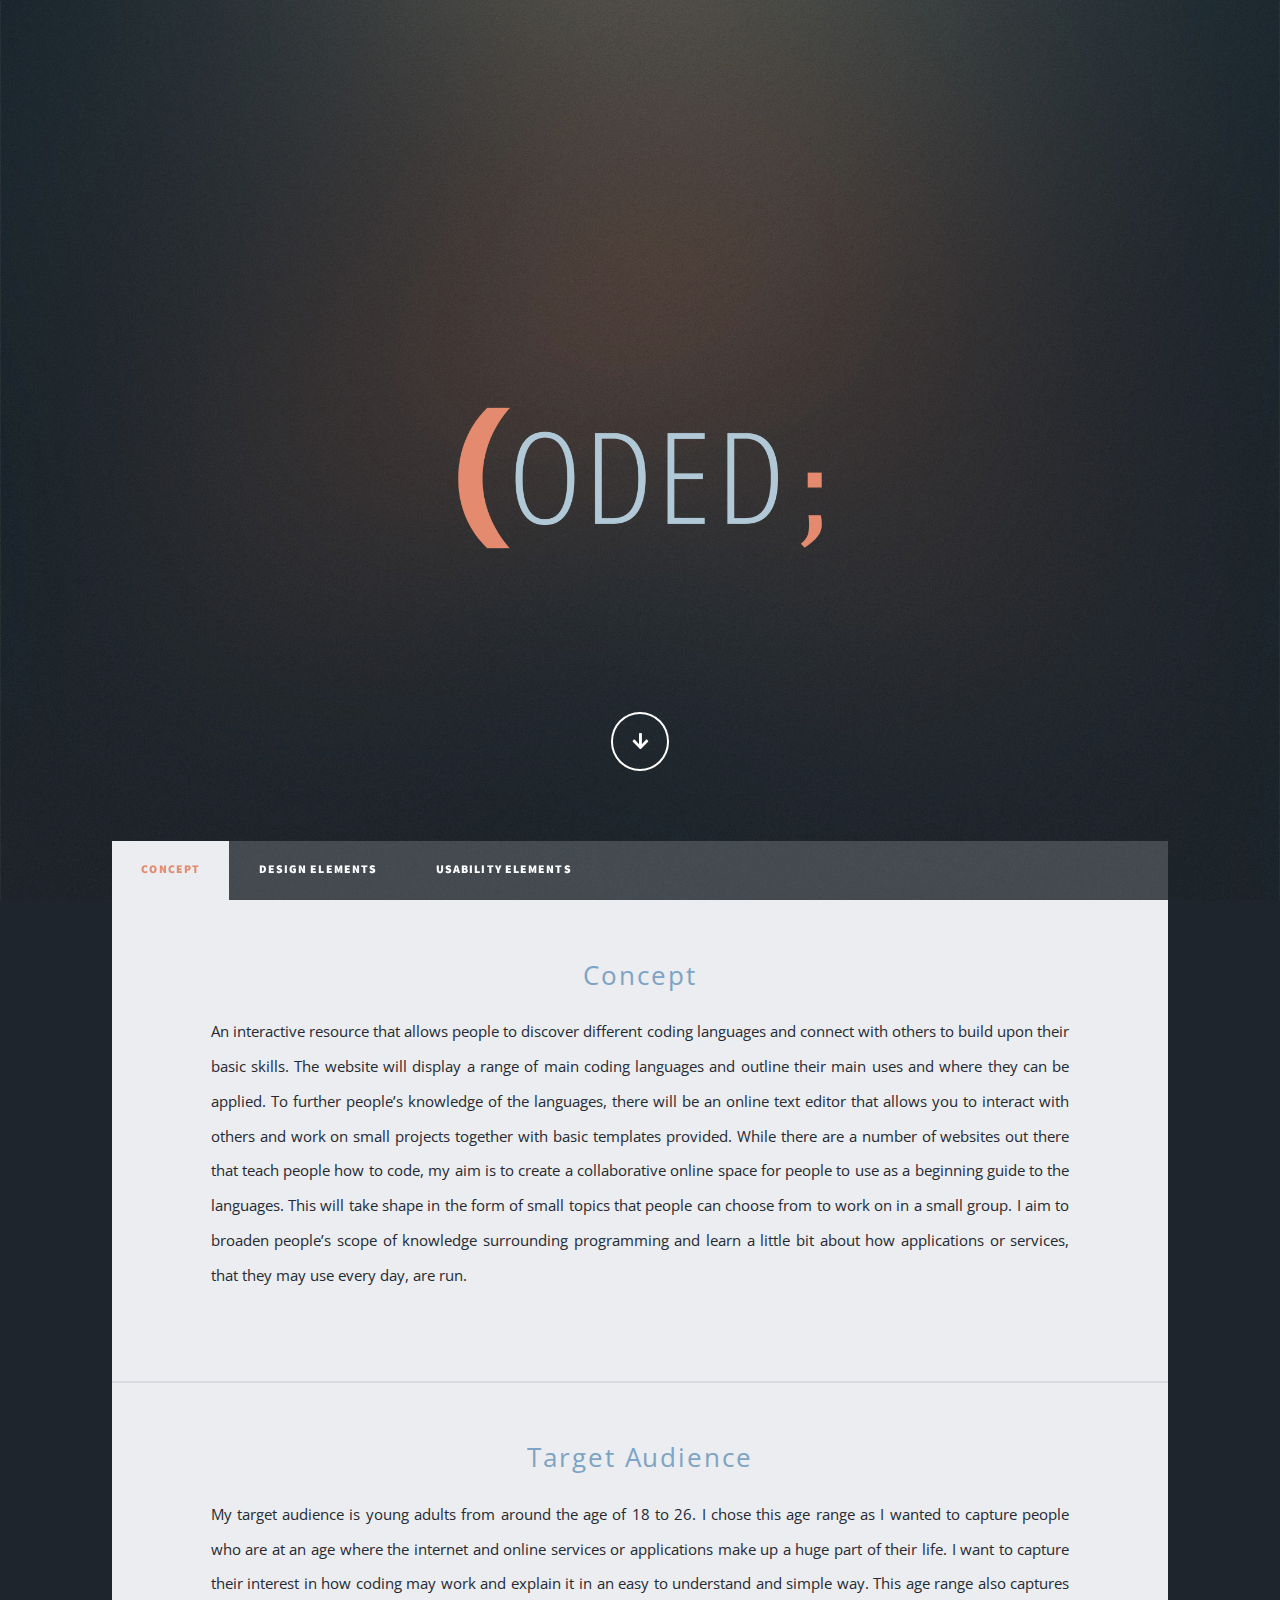
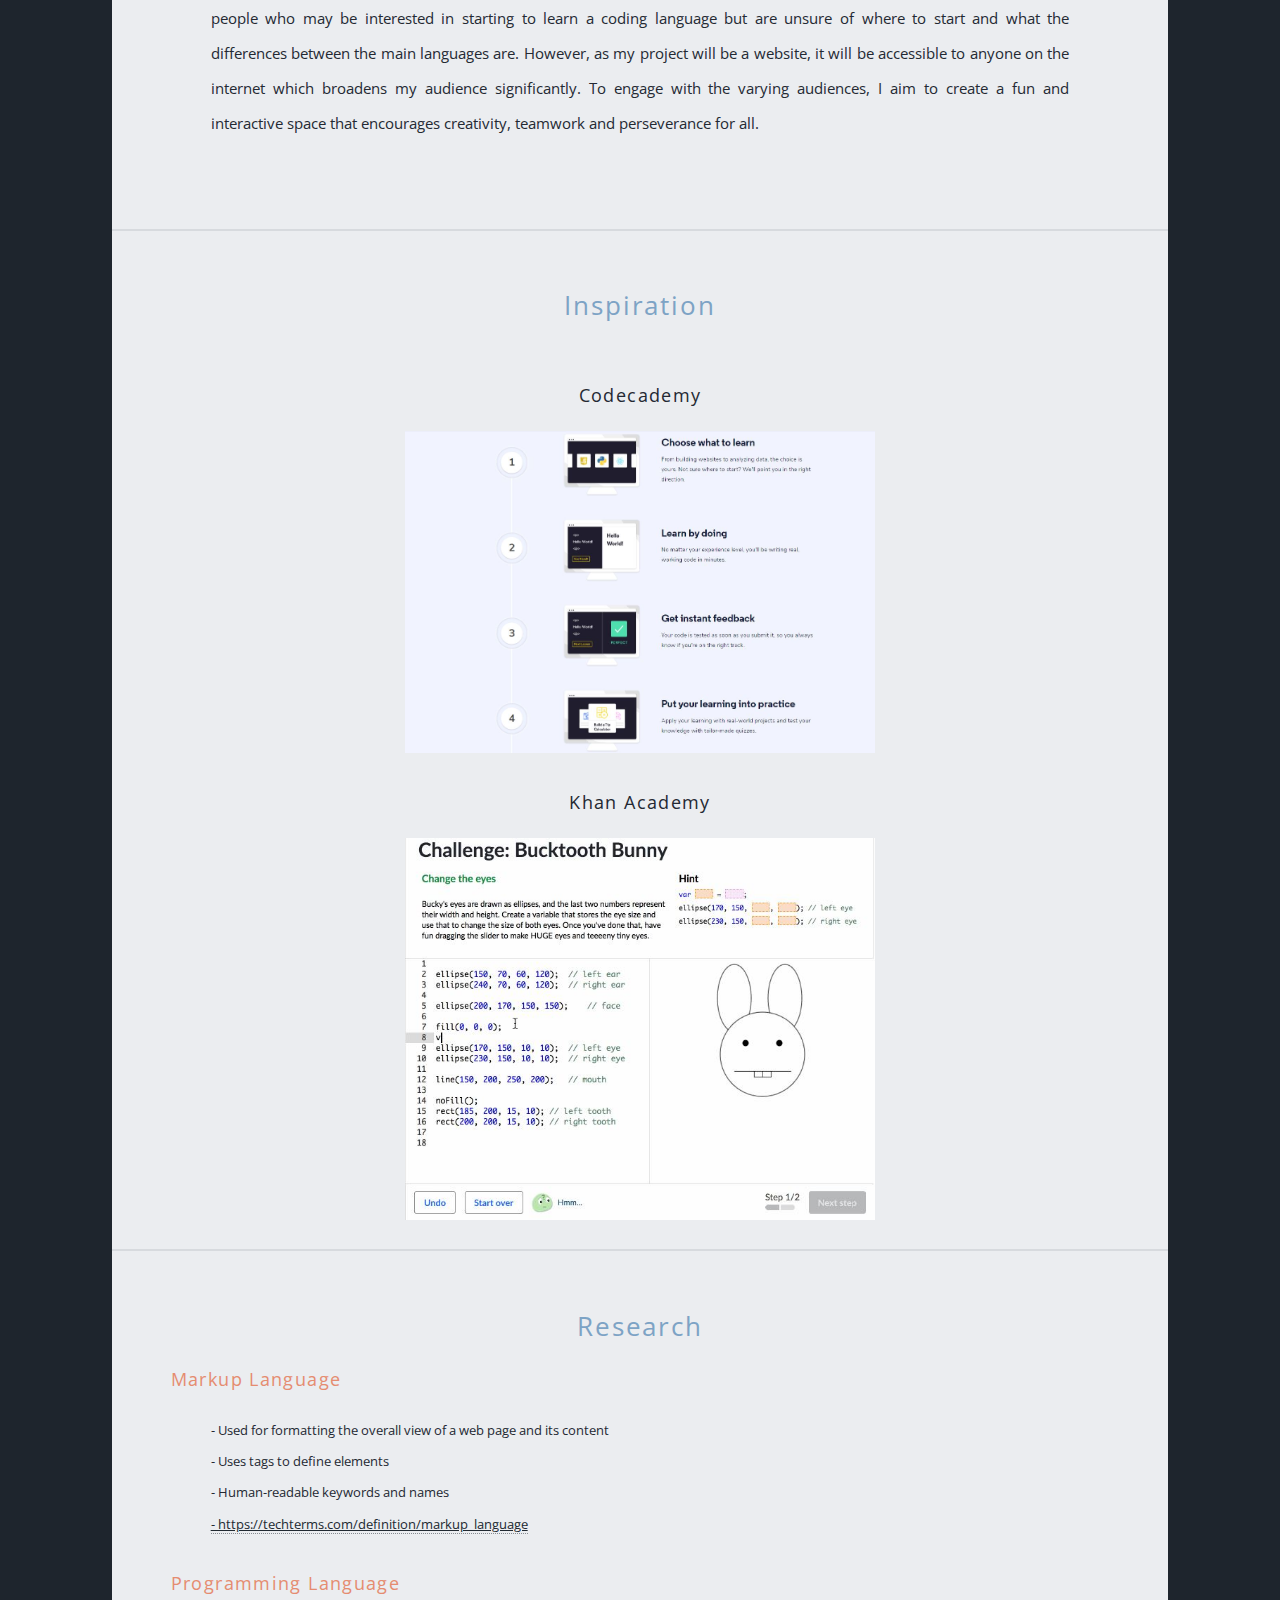
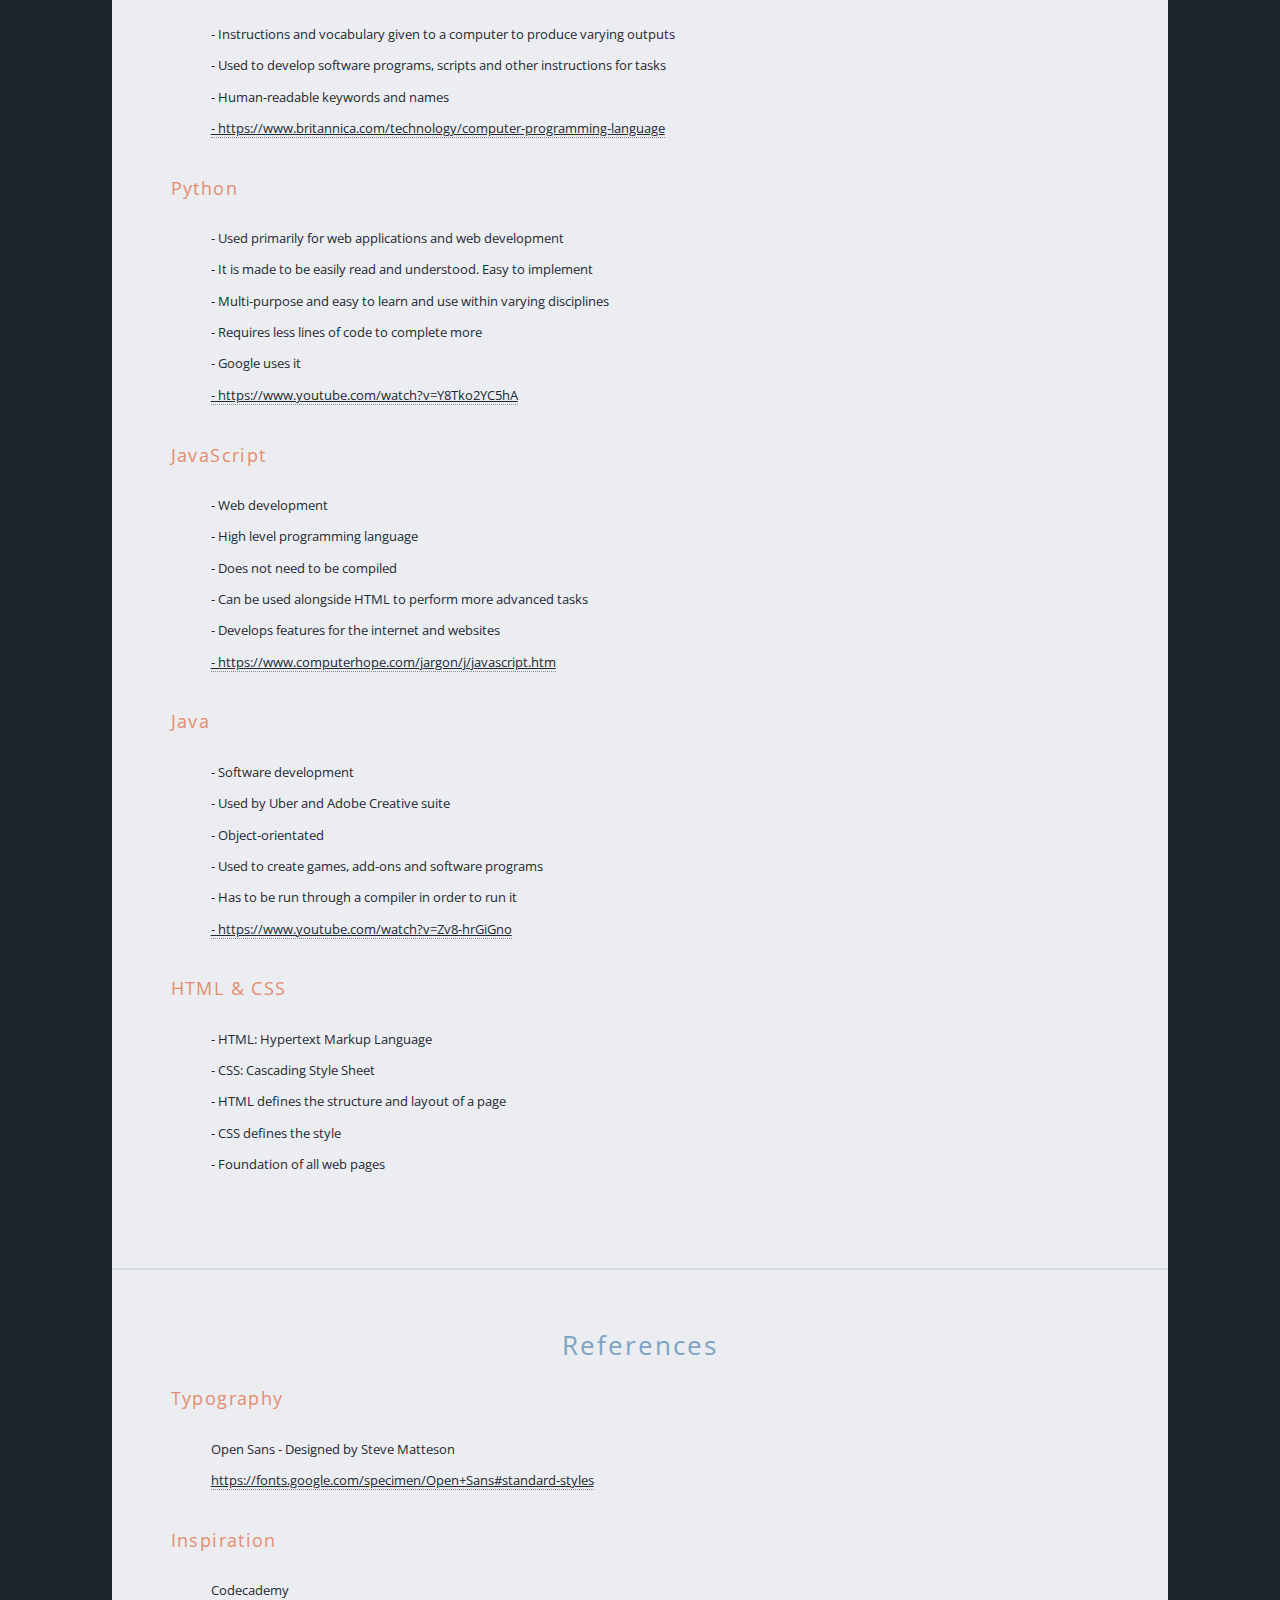
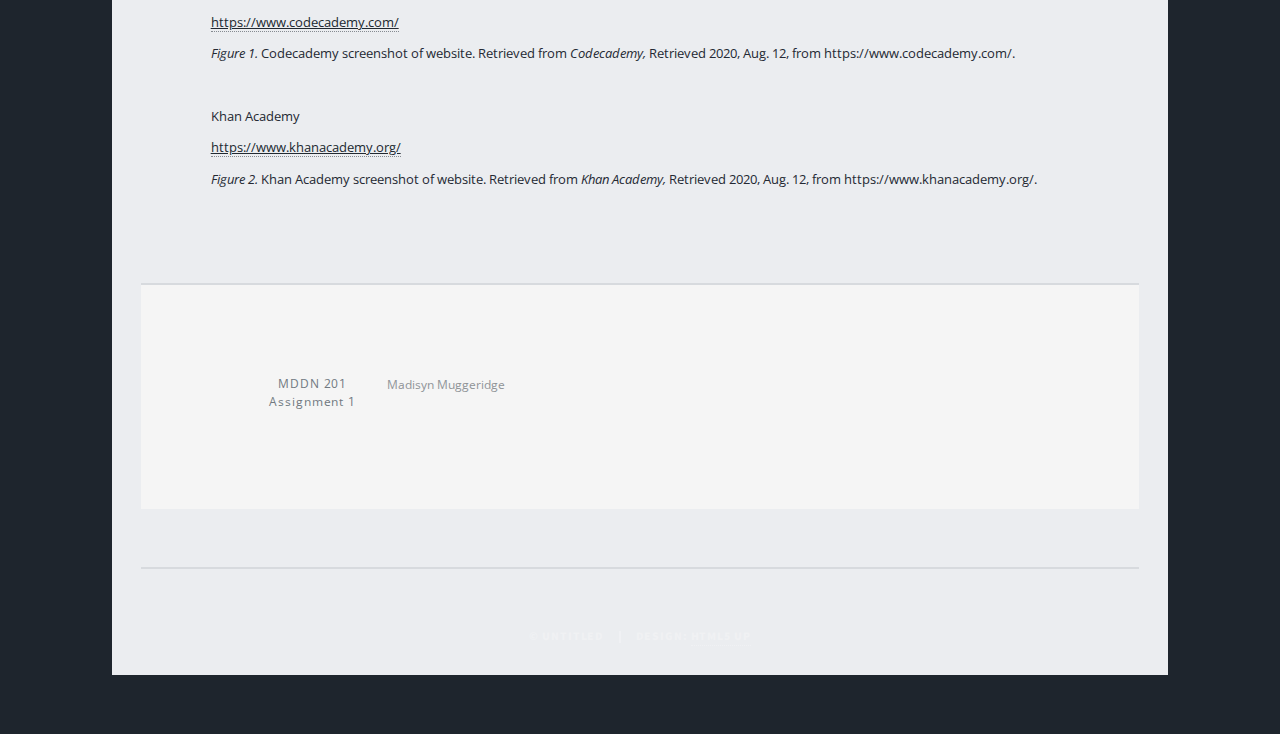
<file: index.html>
<!DOCTYPE HTML>
<!--
	Massively by HTML5 UP
	html5up.net | @ajlkn
	Free for personal and commercial use under the CCA 3.0 license (html5up.net/license)
-->
<html>
	<head>
		<title>CODED;</title>
		<meta charset="utf-8" />
		<meta name="viewport" content="width=device-width, initial-scale=1, user-scalable=no" />
		<link rel="stylesheet" href="assets/css/main.css" />
		<noscript><link rel="stylesheet" href="assets/css/noscript.css" /></noscript>
		<link href="https://fonts.googleapis.com/css2?family=Open+Sans&display=swap" rel="stylesheet">
	</head>
	<body class="is-preload">

		<!-- Wrapper -->
			<div id="wrapper" class="fade-in">

				<!-- Intro -->
					<div id="intro">
						<div class="image main"><img src="images/logo.png" alt="" /></div>
						<ul class="actions">
							<li><a href="#header" class="button icon solid solo fa-arrow-down scrolly">Continue</a></li>
						</ul>
					</div>

				<!-- Header -->
					<header id="header">
						 <a href="index.html" class="logo">(oded;</a>
					</header>

				<!-- Nav -->
					<nav id="nav">
						<ul class="links">
							<li class="active"><a href="index.html">Concept</a></li>
							<li><a href="generic.html">Design elements</a></li>
							<li><a href="elements.html">Usability elements</a></li>
						</ul>
					</nav>

				<!-- Main -->
					<div id="main">

						<!-- Featured Post -->
							<article class="concept">
								<header class="major">
									<h2><a href="#">Concept</a></h2>
									<p>An interactive resource that allows people to discover different coding languages and connect with others to build upon their basic skills. The website will display a range of main coding languages and outline their main uses and where they can be applied. To further people’s knowledge of the languages, there will be an online text editor that allows you to interact with others and work on small projects together with basic templates provided. While there are a number of websites out there that teach people how to code, my aim is to create a collaborative online space for people to use as a beginning guide to the languages. This will take shape in the form of small topics that people can choose from to work on in a small group. I aim to broaden people’s scope of knowledge surrounding programming and learn a little bit about how applications or services, that they may use every day, are run.</p>
								</header>
							</article>

							<article class="target audience">
								<header class="major">
									<h2>Target Audience</h2>
									<p>My target audience is young adults from around the age of 18 to 26. I chose this age range as I wanted to capture people who are at an age where the internet and online services or applications make up a huge part of their life. I want to capture their interest in how coding may work and explain it in an easy to understand and simple way. This age range also captures people who may be interested in starting to learn a coding language but are unsure of where to start and what the differences between the main languages are. However, as my project will be a website, it will be accessible to anyone on the internet which broadens my audience significantly. To engage with the varying audiences, I aim to create a fun and interactive space that encourages creativity, teamwork and perseverance for all. </p>
								</header>
							</article>

						<!-- Posts -->
						<article>		
							<header class="major">
								<h2>Inspiration</h2>
							</header>

							<header>
								<h3><a href="https://www.codecademy.com/">Codecademy</a></h3>
							</header>
								<a href="https://www.codecademy.com/" class="image fit"><img src="images/codecademy.JPG" alt="" /></a>
								<br>
							<header>
								<h3><a href="https://www.khanacademy.org/">Khan Academy</a></h3>
							</header>
								<a href="https://www.khanacademy.org/" class="image fit"><img src="images/khan academy.JPG" alt="" /></a>
						</article>

						<article class="research">
							<header class="major">
								<h2>Research</h2>

								<h3>Markup Language</h3>
									<p>- Used for formatting the overall view of a web page and its content
									<br>
									- Uses tags to define elements
									<br>
									- Human-readable keywords and names
									<br>
									<a href="https://techterms.com/definition/markup_language">- https://techterms.com/definition/markup_language</a>
									</p>

								<h3>Programming Language</h3>
									<p>- Instructions and vocabulary given to a computer to produce varying outputs
									<br>
									- Used to develop software programs, scripts and other instructions for tasks
									<br>
									- Human-readable keywords and names
									<br>
									<a href="https://www.britannica.com/technology/computer-programming-language">- https://www.britannica.com/technology/computer-programming-language</a>
									</p>
									
								<h3>Python</h3>
									<p>- Used primarily for web applications and web development
									<br>
									- It is made to be easily read and understood. Easy to implement 
									<br>
									- Multi-purpose and easy to learn and use within varying disciplines
									<br>
									- Requires less lines of code to complete more 
									<br>
									- Google uses it
									<br>
									<a href="https://www.youtube.com/watch?v=Y8Tko2YC5hA">- https://www.youtube.com/watch?v=Y8Tko2YC5hA</a>
									</p>

								<h3>JavaScript</h3>
									<p>- Web development
									<br>
									- High level programming language 
									<br>
									- Does not need to be compiled
									<br>
									- Can be used alongside HTML to perform more advanced tasks
									<br>
									- Develops features for the internet and websites
									<br>
									<a href="https://www.computerhope.com/jargon/j/javascript.htm">- https://www.computerhope.com/jargon/j/javascript.htm</a>
									</p>

								<h3>Java</h3>
									<p>- Software development
									<br>
									- Used by Uber and Adobe Creative suite
									<br>
									- Object-orientated
									<br>
									- Used to create games, add-ons and software programs
									<br>
									- Has to be run through a compiler in order to run it
									<br>
									<a href="https://www.youtube.com/watch?v=Zv8-hrGiGno">- https://www.youtube.com/watch?v=Zv8-hrGiGno</a>
									</p>

								<h3>HTML & CSS</h3>
									<p>- HTML: Hypertext Markup Language 
									<br>
									- CSS: Cascading Style Sheet 
									<br>
									- HTML defines the structure and layout of a page
									<br>
									- CSS defines the style 
									<br>
									- Foundation of all web pages
									</p>

							</header>
						</article>

						<article class="research">
							<header class="major">
								<h2>References</h2>

								<h3>Typography</h3>
									<p>Open Sans - Designed by Steve Matteson 
									<br>
									<a href="https://fonts.google.com/specimen/Open+Sans#standard-styles">https://fonts.google.com/specimen/Open+Sans#standard-styles</a>
									</p>

								<h3>Inspiration</h3>
									<p>Codecademy 
									<br>
									<a href="https://www.codecademy.com/">https://www.codecademy.com/</a>
									<br>
									<i>Figure 1.</i> Codecademy screenshot of website. Retrieved from <i>Codecademy,</i> Retrieved 2020, Aug. 12, from https://www.codecademy.com/.
									<br>
									<br>
									Khan Academy
									<br>
									<a href="https://www.khanacademy.org/">https://www.khanacademy.org/</a>
									<br>
									<i>Figure 2.</i> Khan Academy screenshot of website. Retrieved from <i>Khan Academy,</i> Retrieved 2020, Aug. 12, from https://www.khanacademy.org/.
									</p>
							</header>
						</article>

				<!-- Footer -->
					<footer id="footer">
						<section class="split contact">
							<section class="alt">
								<h3>MDDN 201 Assignment 1</h3>
								<p>Madisyn Muggeridge</p>
							</section>
						</section>
					</footer>

				<!-- Copyright -->
					<div id="copyright">
						<ul><li>&copy; Untitled</li><li>Design: <a href="https://html5up.net">HTML5 UP</a></li></ul>
					</div>

			</div>

		<!-- Scripts -->
			<script src="assets/js/jquery.min.js"></script>
			<script src="assets/js/jquery.scrollex.min.js"></script>
			<script src="assets/js/jquery.scrolly.min.js"></script>
			<script src="assets/js/browser.min.js"></script>
			<script src="assets/js/breakpoints.min.js"></script>
			<script src="assets/js/util.js"></script>
			<script src="assets/js/main.js"></script>

	</body>
</html>
</file>
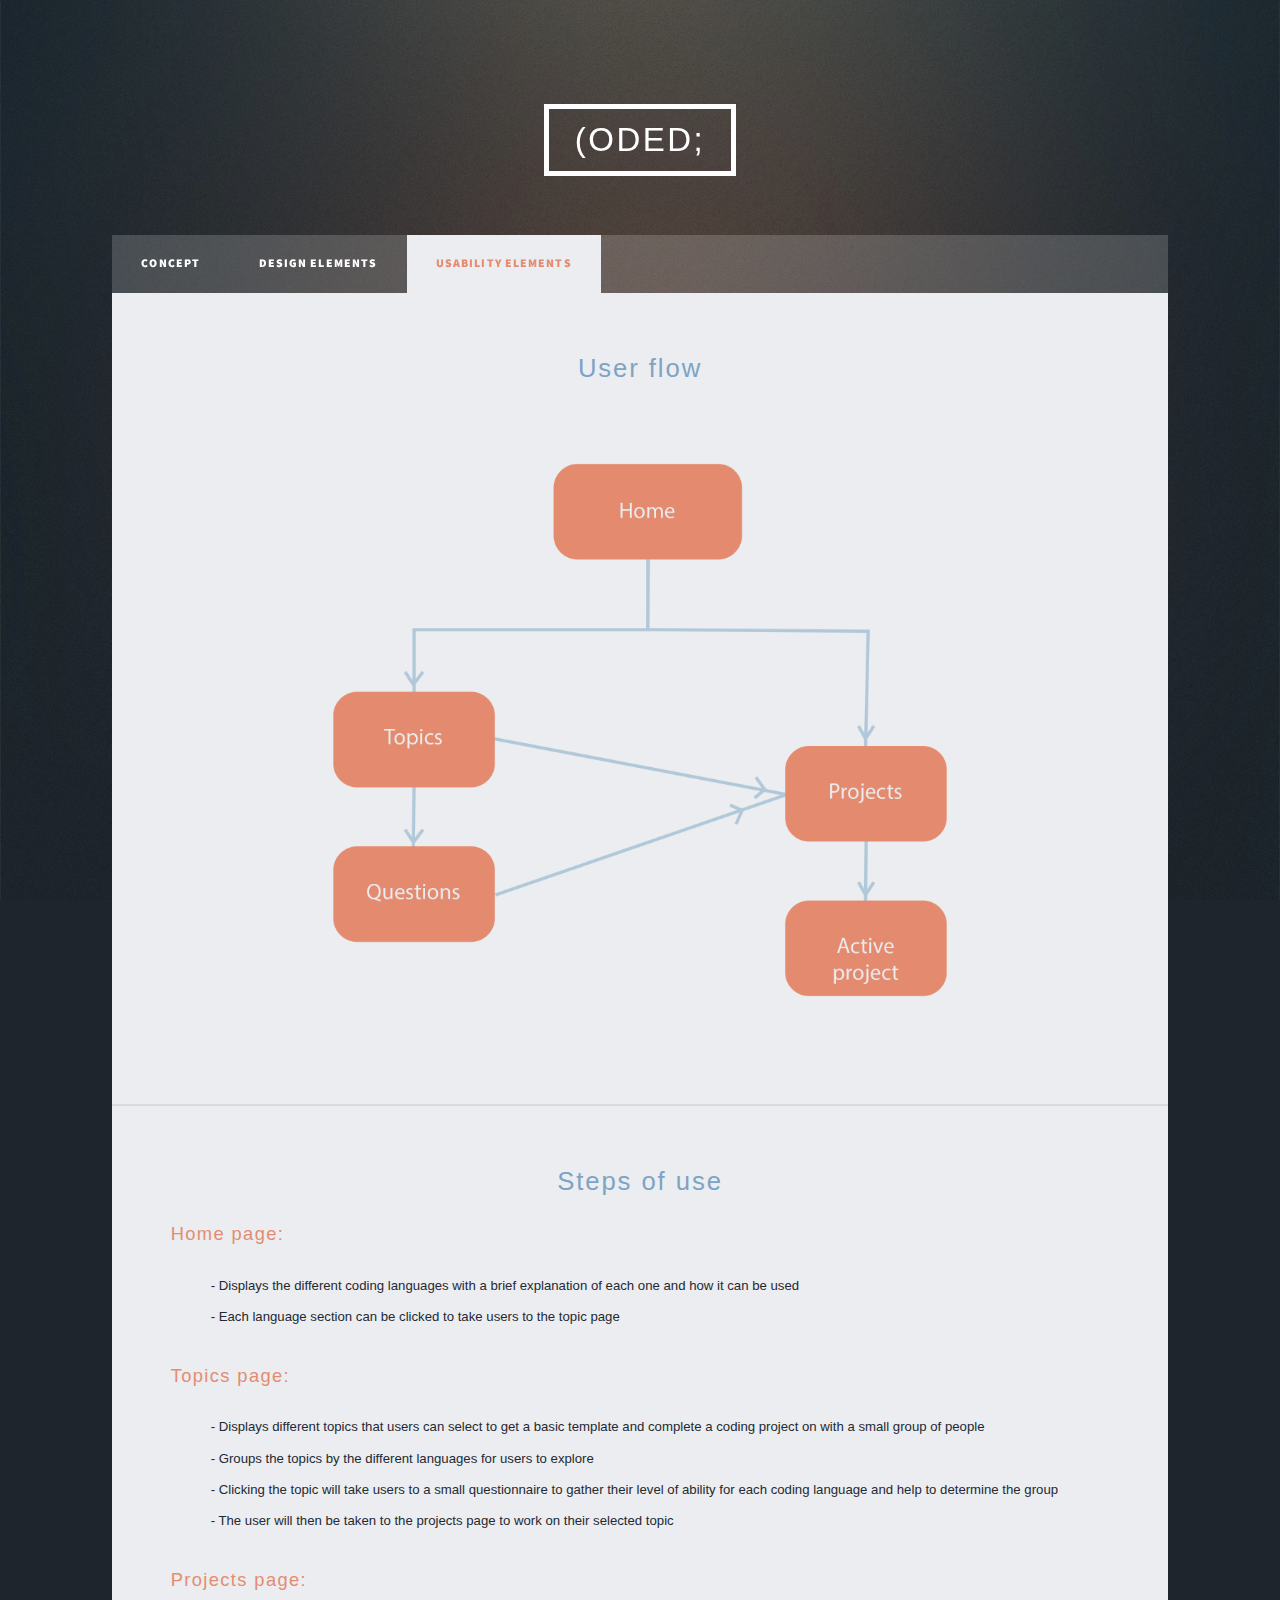
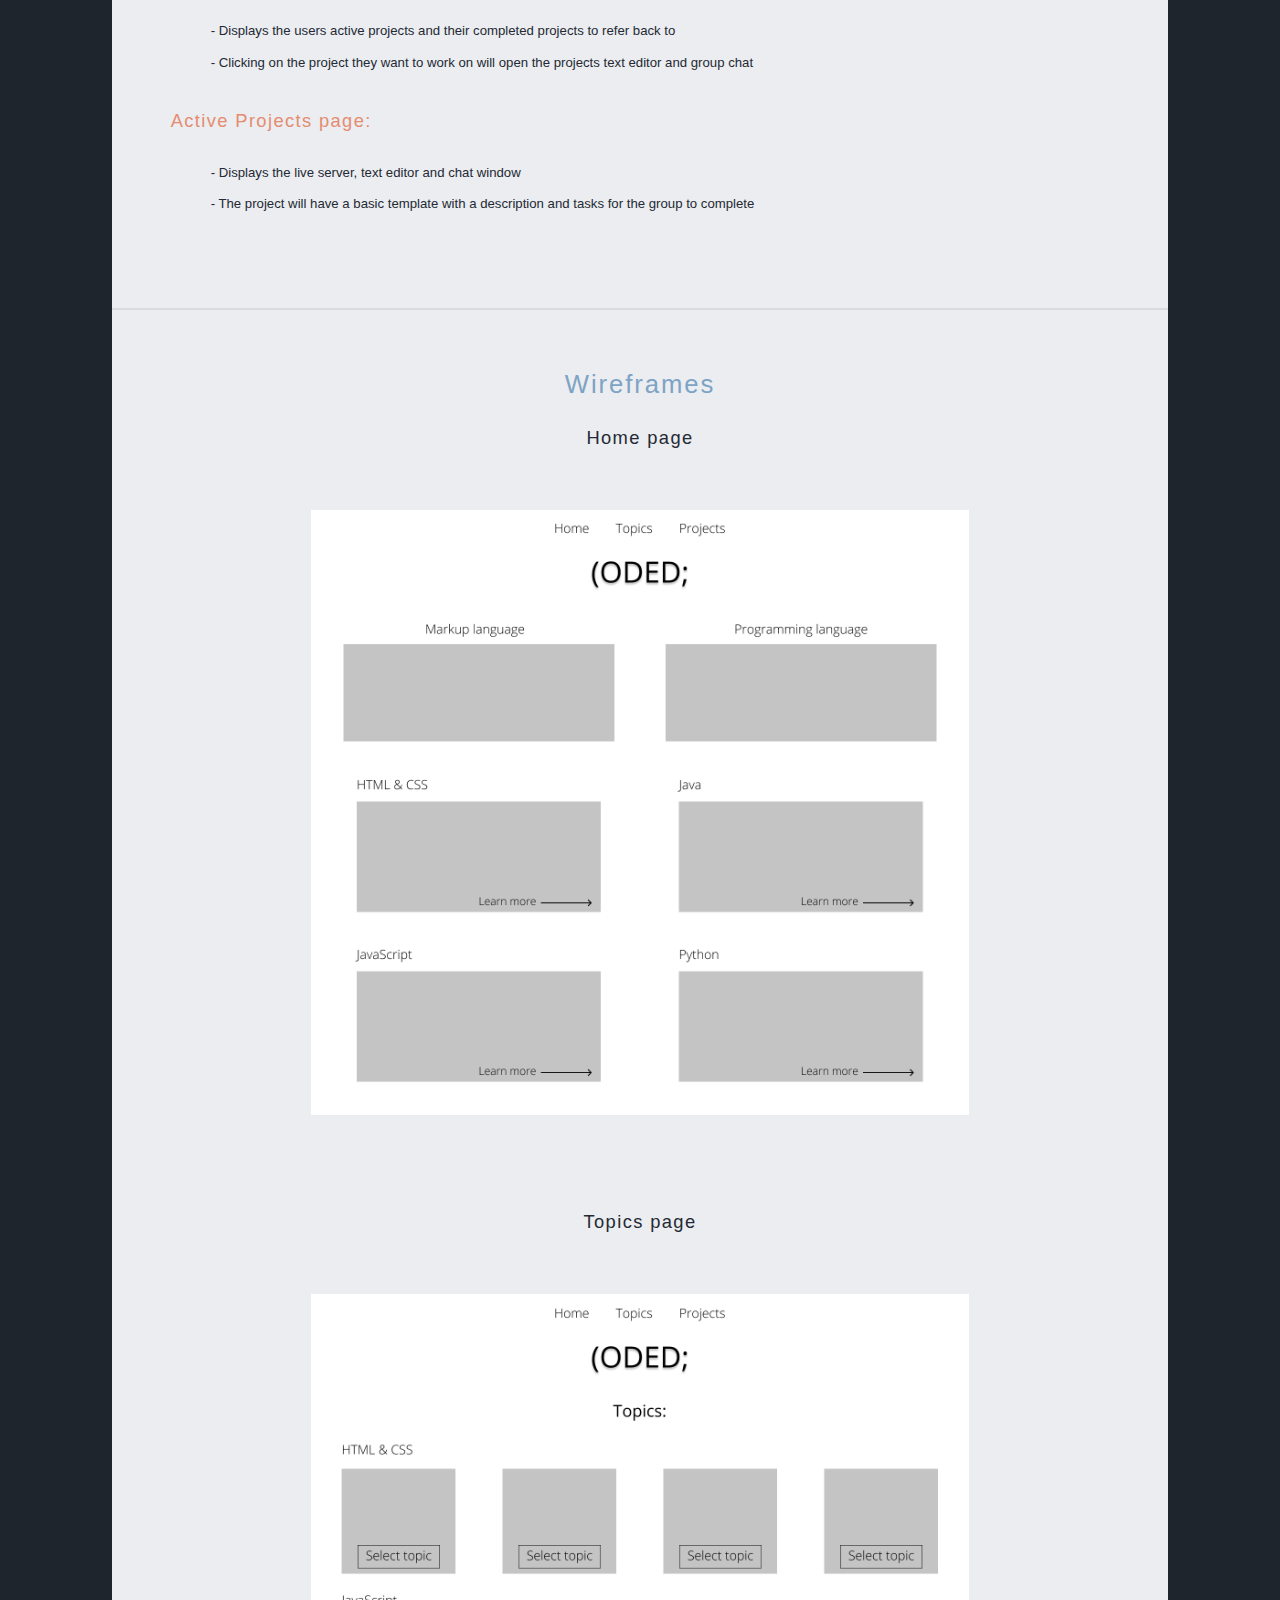
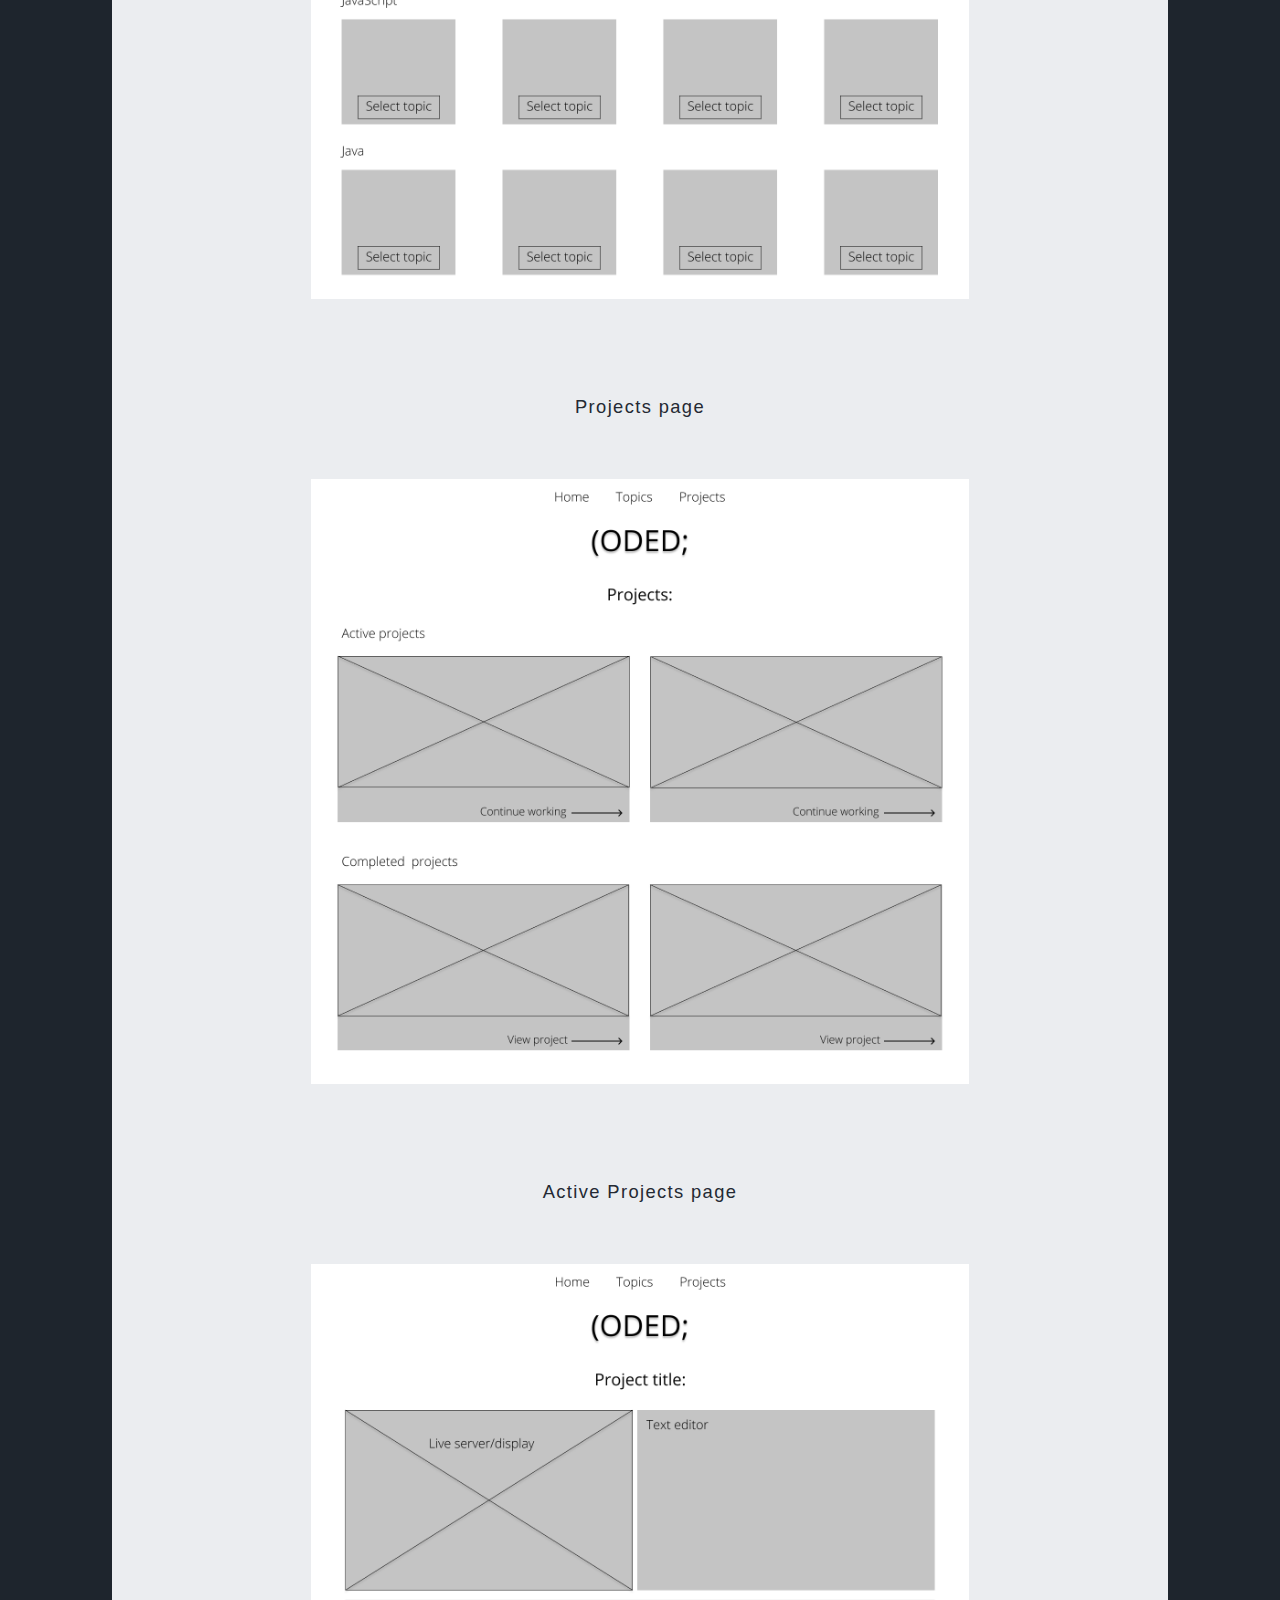
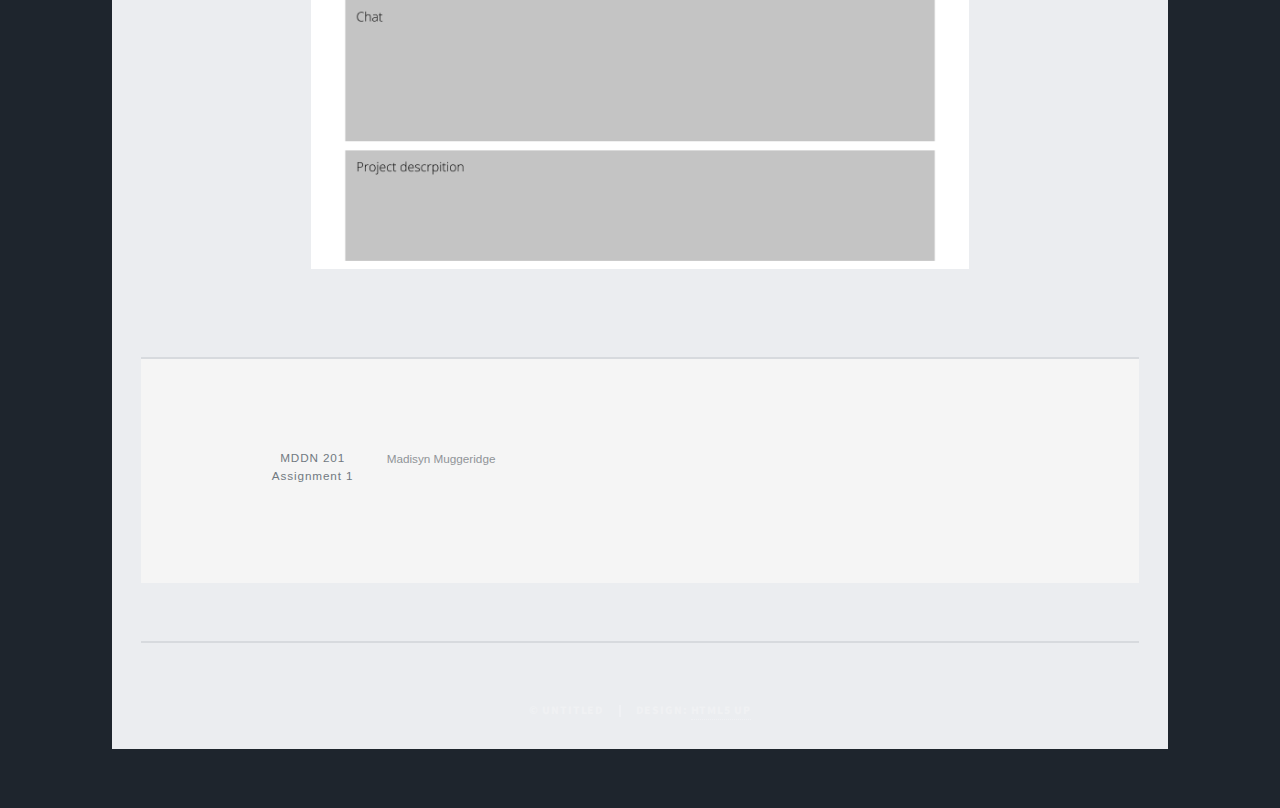
<file: elements.html>
<!DOCTYPE HTML>
<!--
	Massively by HTML5 UP
	html5up.net | @ajlkn
	Free for personal and commercial use under the CCA 3.0 license (html5up.net/license)
-->
<html>
	<head>
		<title>CODED; Usability</title>
		<meta charset="utf-8" />
		<meta name="viewport" content="width=device-width, initial-scale=1, user-scalable=no" />
		<link rel="stylesheet" href="assets/css/main.css" />
		<noscript><link rel="stylesheet" href="assets/css/noscript.css" /></noscript>
	</head>
	<body class="is-preload">

		<!-- Wrapper -->
			<div id="wrapper">

				<!-- Header -->
					<header id="header">
						<a href="index.html" class="logo">(oded;</a>
					</header>

				<!-- Nav -->
					<nav id="nav">
						<ul class="links">
							<li><a href="index.html">Concept</a></li>
							<li><a href="generic.html">Design elements</a></li>
							<li class="active"><a href="elements.html">Usability elements</a></li>
						</ul>
					</nav>
				

				<!-- Main -->
				<div id="main">

					<!-- Featured Post -->

						<article class="logos">
							<header class="major">
								<h2>User flow</h2>
								<div class="image design main"><img src="images/user.png" alt="" /></div>
								</header>
						</article>

						<article class="research">
							<header class="major">
								<h2>Steps of use</h2>

								<h3>Home page:</h3>
									<p>- Displays the different coding languages with a brief explanation of each one and how it can be used
									<br>
									- Each language section can be clicked to take users to the topic page
									</p>

								<h3>Topics page:</h3>
									<p>- Displays different topics that users can select to get a basic template and complete a coding project on with a small group of people
									<br>
									- Groups the topics by the different languages for users to explore
									<br>
									- Clicking the topic will take users to a small questionnaire to gather their level of ability for each coding language and help to determine the group
									<br>
									- The user will then be taken to the projects page to work on their selected topic
									</p>

								<h3>Projects page:</h3>
									<p>- Displays the users active projects and their completed projects to refer back to
									<br>
									- Clicking on the project they want to work on will open the projects text editor and group chat
									</p>

								<h3>Active Projects page:</h3>
									<p>- Displays the live server, text editor and chat window
									<br>
									- The project will have a basic template with a description and tasks for the group to complete
									</p>

							</header>
						</article>

						<article class="Wireframes">
							<header class="major">
								<h2>Wireframes</h2>
								<h3>Home page</h3>
									<div class="image design main"><img src="images/Home.png" alt="" /></div>
									<br>
								<h3>Topics page</h3>
									<div class="image design main"><img src="images/Topics.png" alt="" /></div>
									<br>
								<h3>Projects page</h3>
										<div class="image design main"><img src="images/Projects.png" alt="" /></div>
									<br>
								<h3>Active Projects page</h3>
										<div class="image design main"><img src="images/Active project.png" alt="" /></div>
								</header>
						</article>

				<!-- Footer -->
				<footer id="footer">
					<section class="split contact">
						<section class="alt">
							<h3>MDDN 201 Assignment 1</h3>
							<p>Madisyn Muggeridge</p>
						</section>
					</section>
				</footer>
				
				

				<!-- Copyright -->
					<div id="copyright">
						<ul><li>&copy; Untitled</li><li>Design: <a href="https://html5up.net">HTML5 UP</a></li></ul>
					</div>

			</div>

		<!-- Scripts -->
			<script src="assets/js/jquery.min.js"></script>
			<script src="assets/js/jquery.scrollex.min.js"></script>
			<script src="assets/js/jquery.scrolly.min.js"></script>
			<script src="assets/js/browser.min.js"></script>
			<script src="assets/js/breakpoints.min.js"></script>
			<script src="assets/js/util.js"></script>
			<script src="assets/js/main.js"></script>

	</body>
</html>
</file>
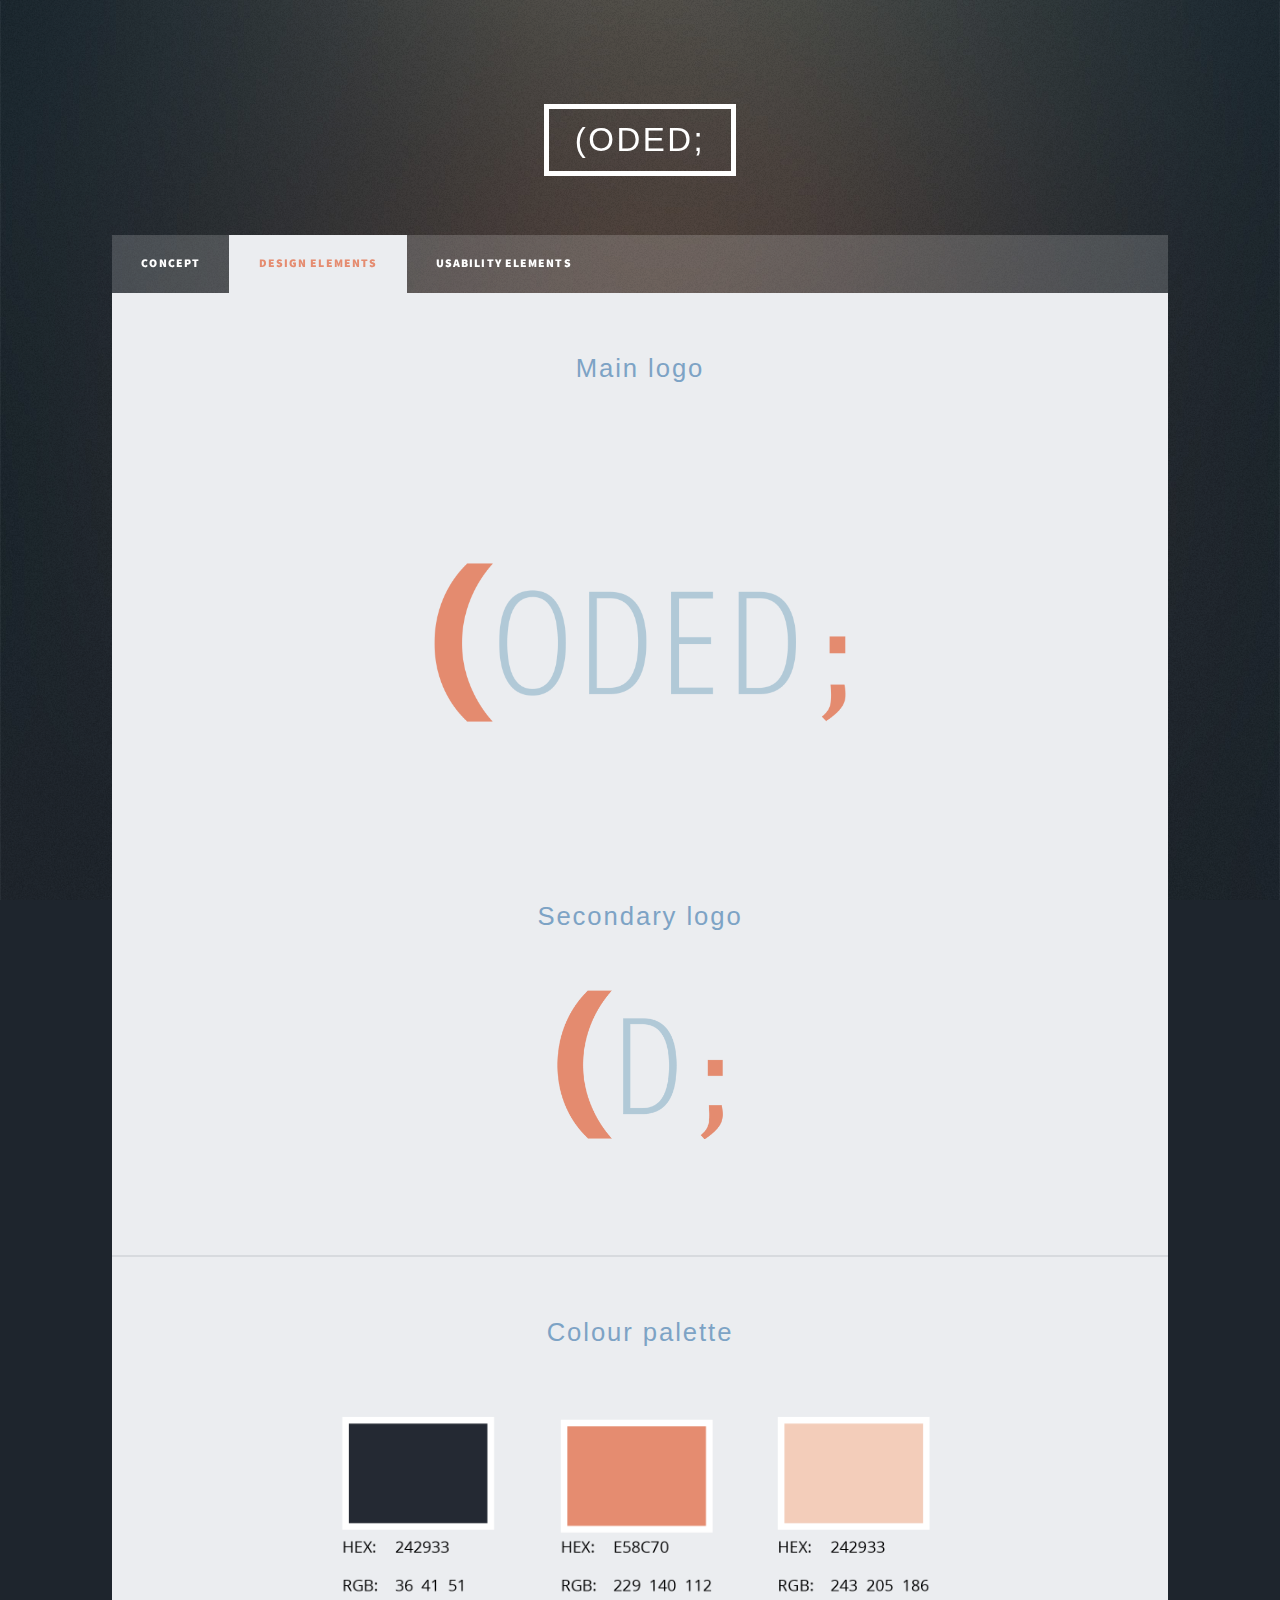
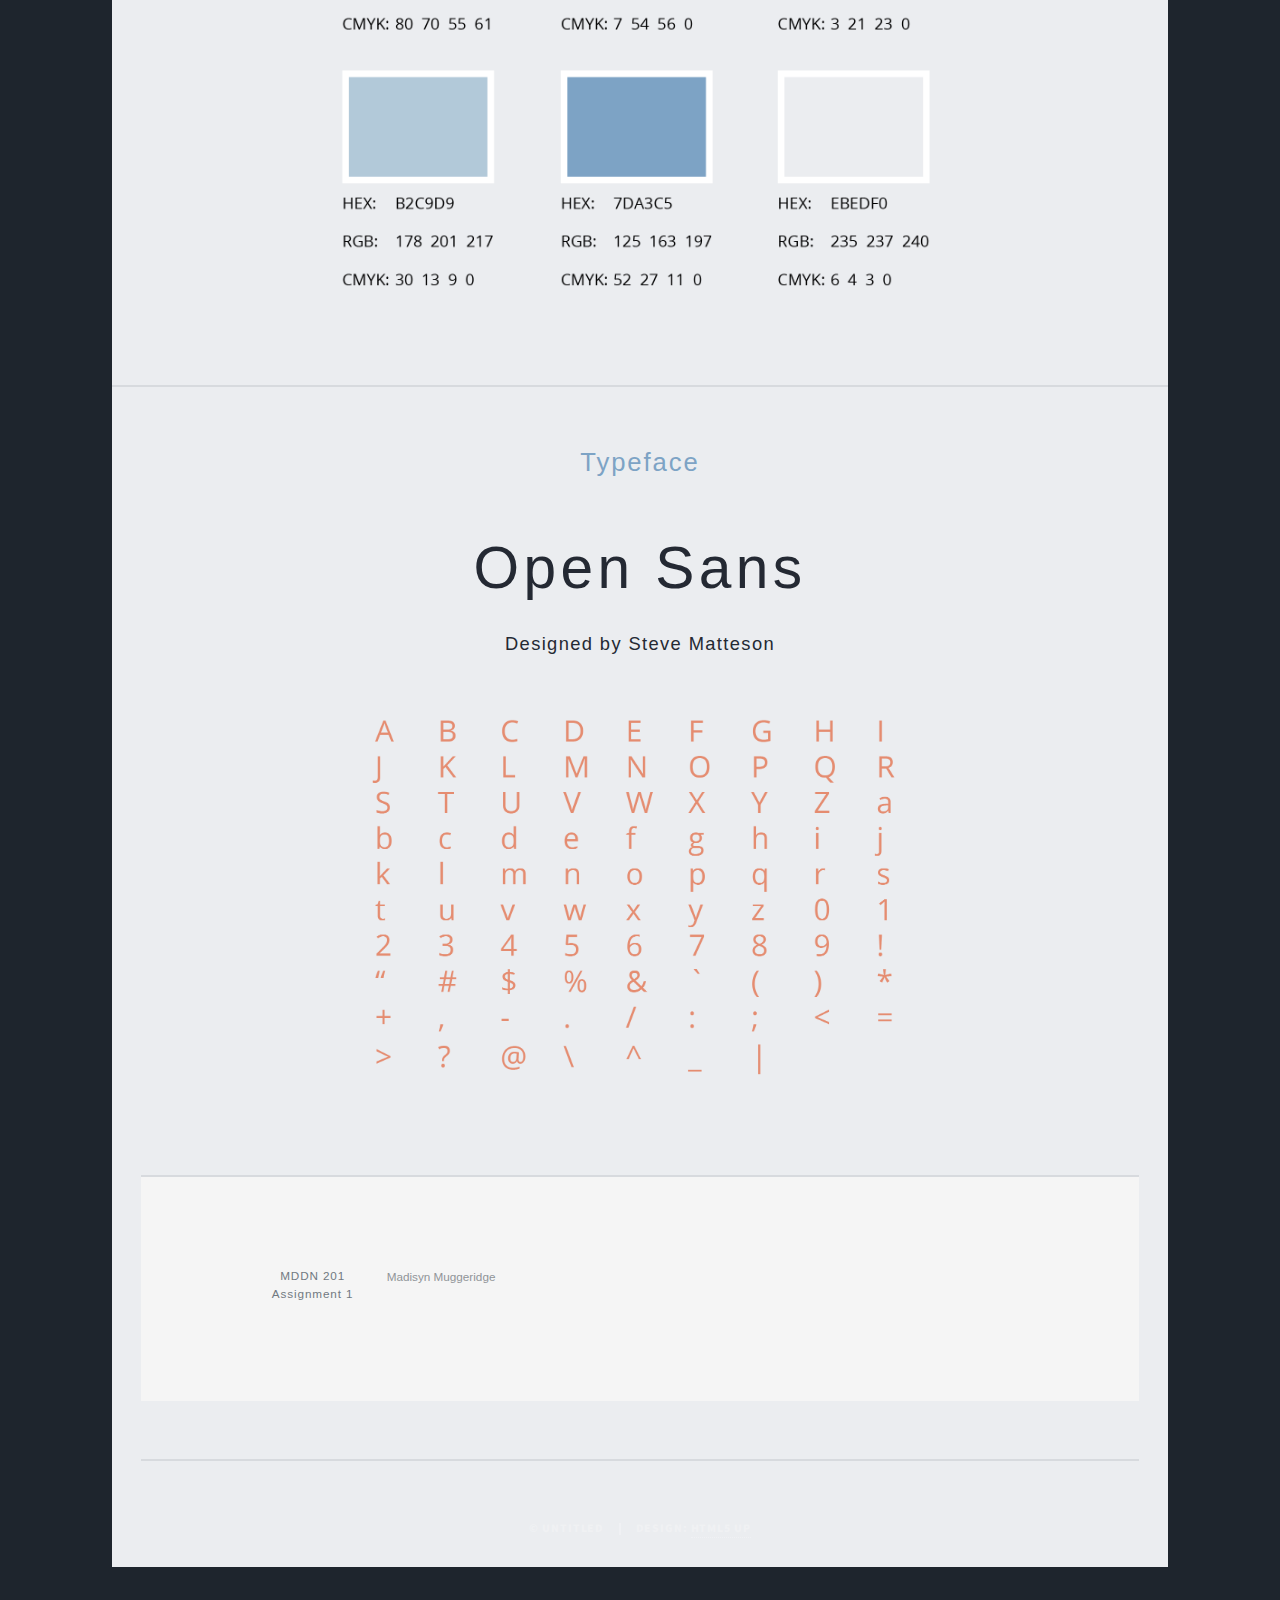
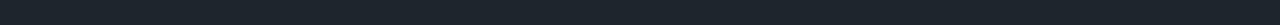
<file: generic.html>
<!DOCTYPE HTML>
<!--
	Massively by HTML5 UP
	html5up.net | @ajlkn
	Free for personal and commercial use under the CCA 3.0 license (html5up.net/license)
-->
<html>
	<head>
		<title>CODED; Design</title>
		<meta charset="utf-8" />
		<meta name="viewport" content="width=device-width, initial-scale=1, user-scalable=no" />
		<link rel="stylesheet" href="assets/css/main.css" />
		<noscript><link rel="stylesheet" href="assets/css/noscript.css" /></noscript>
	</head>
	<body class="is-preload">

		<!-- Wrapper -->
			<div id="wrapper">

				<!-- Header -->
					<header id="header">
						<a href="index.html" class="logo">(oded;</a>
					</header>

				<!-- Nav -->
					<nav id="nav">
						<ul class="links">
							<li><a href="index.html">Concept</a></li>
							<li class="active"><a href="generic.html">Design Elements</a></li>
							<li><a href="elements.html">Usability elements</a></li>
						</ul>
					</nav>

				<!-- Main -->
				<div id="main">

					<!-- Featured Post -->

						<article class="logos">
							<header class="major">
								<h2>Main logo</h2>
								<div class="image design main"><img src="images/logo.png" alt="" /></div>
								<h2>Secondary logo</h2>
								<div class="second image design "><img src="images/2logo.png" alt="" /></div>
								</header>
						</article>

						<article class="Colour palette">
							<header class="major">
								<h2>Colour palette</h2>
									<div class="image design main"><img src="images/colours.png" alt="" /></div>
								</header>
						</article>

						<article class="typeface">
							<header class="major">
								<h2>Typeface</h2>
								<br>
								<h1>Open Sans</h1>
								<h3><a href="https://fonts.google.com/specimen/Open+Sans#standard-styles">Designed by Steve Matteson </a></h3>
									<div class="image design main">
										<a href="https://fonts.google.com/specimen/Open+Sans#standard-styles"><img src="images/typeface.png" alt="" /></a>
									</div>
								</header>
						</article>

				<!-- Footer -->
				<footer id="footer">
					<section class="split contact">
						<section class="alt">
							<h3>MDDN 201 Assignment 1</h3>
							<p>Madisyn Muggeridge</p>
						</section>
					</section>
				</footer>

				<!-- Copyright -->
					<div id="copyright">
						<ul><li>&copy; Untitled</li><li>Design: <a href="https://html5up.net">HTML5 UP</a></li></ul>
					</div>

			</div>

		<!-- Scripts -->
			<script src="assets/js/jquery.min.js"></script>
			<script src="assets/js/jquery.scrollex.min.js"></script>
			<script src="assets/js/jquery.scrolly.min.js"></script>
			<script src="assets/js/browser.min.js"></script>
			<script src="assets/js/breakpoints.min.js"></script>
			<script src="assets/js/util.js"></script>
			<script src="assets/js/main.js"></script>

	</body>
</html>
</file>
<file: assets/css/main.css>
@import url(fontawesome-all.min.css);
@import url("https://fonts.googleapis.com/css?family=Merriweather:300,700,300italic,700italic|Source+Sans+Pro:900");

/*
	Massively by HTML5 UP
	html5up.net | @ajlkn
	Free for personal and commercial use under the CCA 3.0 license (html5up.net/license)
*/

html, body, div, span, applet, object,
iframe, h1, h2, h3, h4, h5, h6, p, blockquote,
pre, a, abbr, acronym, address, big, cite,
code, del, dfn, em, img, ins, kbd, q, s, samp,
small, strike, strong, sub, sup, tt, var, b,
u, i, center, dl, dt, dd, ol, ul, li, fieldset,
form, label, legend, table, caption, tbody,
tfoot, thead, tr, th, td, article, aside,
canvas, details, embed, figure, figcaption,
footer, header, hgroup, menu, nav, output, ruby,
section, summary, time, mark, audio, video {
	margin: 0;
	padding: 0;
	border: 0;
	font-size: 100%;
	font: inherit;
	vertical-align: baseline;}

article, aside, details, figcaption, figure,
footer, header, hgroup, menu, nav, section {
	display: block;}

body {
	line-height: 1;
}

.logoImage {
	width: 50%;
}

.inspiration {
	text-align: center;
	align-items: center;
	width: 100%;
}

.research h3 {
	color: #E58C70;
	text-align: left;
}

.research a{
	text-decoration: underline;
}

.research p{
	text-align: right;
}

.image.fit {
	width: 50%;
}

ol, ul {
	list-style: none;
}

blockquote, q {
	quotes: none;
}

	blockquote:before, blockquote:after, q:before, q:after {
		content: '';
		content: none;
	}

table {
	border-collapse: collapse;
	border-spacing: 0;
}

body {
	-webkit-text-size-adjust: none;
}

mark {
	background-color: transparent;
	color: inherit;
}

input::-moz-focus-inner {
	border: 0;
	padding: 0;
}

input, select, textarea {
	-moz-appearance: none;
	-webkit-appearance: none;
	-ms-appearance: none;
	appearance: none;
}

/* Basic */

	@-ms-viewport {
		width: device-width;
	}

	body {
		-ms-overflow-style: scrollbar;
	}

	@media screen and (max-width: 480px) {

		html, body {
			min-width: 320px;
		}

	}

	html {
		box-sizing: border-box;
	}

	*, *:before, *:after {
		box-sizing: inherit;
	}

	body {
		background-color: #1e252d;
	}

		body.is-preload *, body.is-preload *:before, body.is-preload *:after {
			-moz-animation: none !important;
			-webkit-animation: none !important;
			-ms-animation: none !important;
			animation: none !important;
			-moz-transition: none !important;
			-webkit-transition: none !important;
			-ms-transition: none !important;
			transition: none !important;
		}

/* Type */

	html {
		font-size: 16pt;
	}

		@media screen and (max-width: 1680px) {

			html {
				font-size: 12pt;
			}

		}

		@media screen and (max-width: 1280px) {

			html {
				font-size: 11pt;
			}

		}

		@media screen and (max-width: 360px) {

			html {
				font-size: 10pt;
			}

		}

	body {
		color: #212931;
	}

	body, input, select, textarea {
		/* font-family: "Merriweather", Georgia, serif; */
		font-family: 'Open Sans', sans-serif;
		font-size: 1rem;
		line-height: 2.375;
	}

	a {
		-moz-transition: color 0.2s ease-in-out, background-color 0.2s ease-in-out, border-color 0.2s ease-in-out, box-shadow 0.2s ease-in-out;
		-webkit-transition: color 0.2s ease-in-out, background-color 0.2s ease-in-out, border-color 0.2s ease-in-out, box-shadow 0.2s ease-in-out;
		-ms-transition: color 0.2s ease-in-out, background-color 0.2s ease-in-out, border-color 0.2s ease-in-out, box-shadow 0.2s ease-in-out;
		transition: color 0.2s ease-in-out, background-color 0.2s ease-in-out, border-color 0.2s ease-in-out, box-shadow 0.2s ease-in-out;
		border-bottom: dotted 1px;
		text-decoration: none;
	}

		a:hover {
			border-bottom-color: transparent;
		}

	strong, b {
		font-weight: 600;
	}

	em, i {
		font-style: italic;
	}

	p {
		text-align: justify;
		margin: 0 0 2rem 0;
	}

	h1, h2, h3, h4, h5, h6 {
		font-family: 'Open Sans', sans-serif;
		/* font-weight: 900; */
		line-height: 1.5;
		letter-spacing: 0.075em;
		/* text-transform: uppercase; */
		margin: 0 0 1rem 0;
		text-align: center;
	}

		h1 a, h2 a, h3 a, h4 a, h5 a, h6 a {
			border-bottom: 0;
			color: inherit;
			text-decoration: none;
		}

	h1 {
		font-size: 4rem;
		line-height: 1.1;
		margin: 0 0 2rem 0;
	}

	h2 {
		font-size: 1.75rem;
		line-height: 1.3;
		margin: 0 0 1.5rem 0;
	}

	h3 {
		font-size: 1.25rem;
		margin: 0 0 1.5rem 0;
	}

	h4 {
		font-size: 1rem;
	}

	h5 {
		font-size: 0.9rem;
	}

	h6 {
		font-size: 0.8rem;
	}

	sub {
		font-size: 0.8rem;
		position: relative;
		top: 0.5rem;
	}

	sup {
		font-size: 0.8rem;
		position: relative;
		top: -0.5rem;
	}

	blockquote {
		border-left: solid 4px;
		font-style: italic;
		margin: 0 0 2rem 0;
		padding: 0.5rem 0 0.5rem 2rem;
	}

	code {
		border: solid 2px;
		font-family: "Courier New", monospace;
		font-size: 0.9rem;
		margin: 0 0.25rem;
		padding: 0.25rem 0.65rem;
	}

	pre {
		-webkit-overflow-scrolling: touch;
		font-family: "Courier New", monospace;
		font-size: 0.9rem;
		margin: 0 0 2rem 0;
	}

		pre code {
			display: block;
			line-height: 1.75;
			padding: 1rem 1.5rem;
			overflow-x: auto;
		}

	hr {
		border: 0;
		border-bottom: solid 2px;
		margin: 3rem 0;
	}

		hr.major {
			margin: 5rem 0;
		}

	.align-left {
		text-align: left;
	}

	.align-center {
		text-align: center;
	}

	.align-right {
		text-align: right;
	}

	input, select, textarea {
		color: #212931;
	}

	a {
		color: #212931;
		border-bottom-color: rgba(33, 41, 49, 0.5);
	}

		a:hover {
			border-bottom-color: transparent;
			color: #B2C9D9 !important;
		}

	strong, b {
		color: #212931;
	}

	h1, h2, h3, h4, h5, h6 {
		color: #242933;
	}

	blockquote {
		border-left-color: #eeeeee;
	}

	code {
		background: rgba(220, 220, 220, 0.25);
		border-color: #eeeeee;
	}

	hr {
		border-bottom-color: #eeeeee;
	}

/* Row */

	.row {
		display: flex;
		flex-wrap: wrap;
		box-sizing: border-box;
		align-items: stretch;
	}

		.row > * {
			box-sizing: border-box;
		}

		.row.gtr-uniform > * > :last-child {
			margin-bottom: 0;
		}

		.row.aln-left {
			justify-content: flex-start;
		}

		.row.aln-center {
			justify-content: center;
		}

		.row.aln-right {
			justify-content: flex-end;
		}

		.row.aln-top {
			align-items: flex-start;
		}

		.row.aln-middle {
			align-items: center;
		}

		.row.aln-bottom {
			align-items: flex-end;
		}

		.row > .imp {
			order: -1;
		}

		.row > .col-1 {
			width: 8.33333%;
		}

		.row > .off-1 {
			margin-left: 8.33333%;
		}

		.row > .col-2 {
			width: 16.66667%;
		}

		.row > .off-2 {
			margin-left: 16.66667%;
		}

		.row > .col-3 {
			width: 25%;
		}

		.row > .off-3 {
			margin-left: 25%;
		}

		.row > .col-4 {
			width: 33.33333%;
		}

		.row > .off-4 {
			margin-left: 33.33333%;
		}

		.row > .col-5 {
			width: 41.66667%;
		}

		.row > .off-5 {
			margin-left: 41.66667%;
		}

		.row > .col-6 {
			width: 50%;
		}

		.row > .off-6 {
			margin-left: 50%;
		}

		.row > .col-7 {
			width: 58.33333%;
		}

		.row > .off-7 {
			margin-left: 58.33333%;
		}

		.row > .col-8 {
			width: 66.66667%;
		}

		.row > .off-8 {
			margin-left: 66.66667%;
		}

		.row > .col-9 {
			width: 75%;
		}

		.row > .off-9 {
			margin-left: 75%;
		}

		.row > .col-10 {
			width: 83.33333%;
		}

		.row > .off-10 {
			margin-left: 83.33333%;
		}

		.row > .col-11 {
			width: 91.66667%;
		}

		.row > .off-11 {
			margin-left: 91.66667%;
		}

		.row > .col-12 {
			width: 100%;
		}

		.row > .off-12 {
			margin-left: 100%;
		}

		.row.gtr-0 {
			margin-top: 0;
			margin-left: 0rem;
		}

			.row.gtr-0 > * {
				padding: 0 0 0 0rem;
			}

			.row.gtr-0.gtr-uniform {
				margin-top: 0rem;
			}

				.row.gtr-0.gtr-uniform > * {
					padding-top: 0rem;
				}

		.row.gtr-25 {
			margin-top: 0;
			margin-left: -0.375rem;
		}

			.row.gtr-25 > * {
				padding: 0 0 0 0.375rem;
			}

			.row.gtr-25.gtr-uniform {
				margin-top: -0.375rem;
			}

				.row.gtr-25.gtr-uniform > * {
					padding-top: 0.375rem;
				}

		.row.gtr-50 {
			margin-top: 0;
			margin-left: -0.75rem;
		}

			.row.gtr-50 > * {
				padding: 0 0 0 0.75rem;
			}

			.row.gtr-50.gtr-uniform {
				margin-top: -0.75rem;
			}

				.row.gtr-50.gtr-uniform > * {
					padding-top: 0.75rem;
				}

		.row {
			margin-top: 0;
			margin-left: -1.5rem;
		}

			.row > * {
				padding: 0 0 0 1.5rem;
			}

			.row.gtr-uniform {
				margin-top: -1.5rem;
			}

				.row.gtr-uniform > * {
					padding-top: 1.5rem;
				}

		.row.gtr-150 {
			margin-top: 0;
			margin-left: -2.25rem;
		}

			.row.gtr-150 > * {
				padding: 0 0 0 2.25rem;
			}

			.row.gtr-150.gtr-uniform {
				margin-top: -2.25rem;
			}

				.row.gtr-150.gtr-uniform > * {
					padding-top: 2.25rem;
				}

		.row.gtr-200 {
			margin-top: 0;
			margin-left: -3rem;
		}

			.row.gtr-200 > * {
				padding: 0 0 0 3rem;
			}

			.row.gtr-200.gtr-uniform {
				margin-top: -3rem;
			}

				.row.gtr-200.gtr-uniform > * {
					padding-top: 3rem;
				}

		@media screen and (max-width: 1680px) {

			.row {
				display: flex;
				flex-wrap: wrap;
				box-sizing: border-box;
				align-items: stretch;
			}

				.row > * {
					box-sizing: border-box;
				}

				.row.gtr-uniform > * > :last-child {
					margin-bottom: 0;
				}

				.row.aln-left {
					justify-content: flex-start;
				}

				.row.aln-center {
					justify-content: center;
				}

				.row.aln-right {
					justify-content: flex-end;
				}

				.row.aln-top {
					align-items: flex-start;
				}

				.row.aln-middle {
					align-items: center;
				}

				.row.aln-bottom {
					align-items: flex-end;
				}

				.row > .imp-xlarge {
					order: -1;
				}

				.row > .col-1-xlarge {
					width: 8.33333%;
				}

				.row > .off-1-xlarge {
					margin-left: 8.33333%;
				}

				.row > .col-2-xlarge {
					width: 16.66667%;
				}

				.row > .off-2-xlarge {
					margin-left: 16.66667%;
				}

				.row > .col-3-xlarge {
					width: 25%;
				}

				.row > .off-3-xlarge {
					margin-left: 25%;
				}

				.row > .col-4-xlarge {
					width: 33.33333%;
				}

				.row > .off-4-xlarge {
					margin-left: 33.33333%;
				}

				.row > .col-5-xlarge {
					width: 41.66667%;
				}

				.row > .off-5-xlarge {
					margin-left: 41.66667%;
				}

				.row > .col-6-xlarge {
					width: 50%;
				}

				.row > .off-6-xlarge {
					margin-left: 50%;
				}

				.row > .col-7-xlarge {
					width: 58.33333%;
				}

				.row > .off-7-xlarge {
					margin-left: 58.33333%;
				}

				.row > .col-8-xlarge {
					width: 66.66667%;
				}

				.row > .off-8-xlarge {
					margin-left: 66.66667%;
				}

				.row > .col-9-xlarge {
					width: 75%;
				}

				.row > .off-9-xlarge {
					margin-left: 75%;
				}

				.row > .col-10-xlarge {
					width: 83.33333%;
				}

				.row > .off-10-xlarge {
					margin-left: 83.33333%;
				}

				.row > .col-11-xlarge {
					width: 91.66667%;
				}

				.row > .off-11-xlarge {
					margin-left: 91.66667%;
				}

				.row > .col-12-xlarge {
					width: 100%;
				}

				.row > .off-12-xlarge {
					margin-left: 100%;
				}

				.row.gtr-0 {
					margin-top: 0;
					margin-left: 0rem;
				}

					.row.gtr-0 > * {
						padding: 0 0 0 0rem;
					}

					.row.gtr-0.gtr-uniform {
						margin-top: 0rem;
					}

						.row.gtr-0.gtr-uniform > * {
							padding-top: 0rem;
						}

				.row.gtr-25 {
					margin-top: 0;
					margin-left: -0.375rem;
				}

					.row.gtr-25 > * {
						padding: 0 0 0 0.375rem;
					}

					.row.gtr-25.gtr-uniform {
						margin-top: -0.375rem;
					}

						.row.gtr-25.gtr-uniform > * {
							padding-top: 0.375rem;
						}

				.row.gtr-50 {
					margin-top: 0;
					margin-left: -0.75rem;
				}

					.row.gtr-50 > * {
						padding: 0 0 0 0.75rem;
					}

					.row.gtr-50.gtr-uniform {
						margin-top: -0.75rem;
					}

						.row.gtr-50.gtr-uniform > * {
							padding-top: 0.75rem;
						}

				.row {
					margin-top: 0;
					margin-left: -1.5rem;
				}

					.row > * {
						padding: 0 0 0 1.5rem;
					}

					.row.gtr-uniform {
						margin-top: -1.5rem;
					}

						.row.gtr-uniform > * {
							padding-top: 1.5rem;
						}

				.row.gtr-150 {
					margin-top: 0;
					margin-left: -2.25rem;
				}

					.row.gtr-150 > * {
						padding: 0 0 0 2.25rem;
					}

					.row.gtr-150.gtr-uniform {
						margin-top: -2.25rem;
					}

						.row.gtr-150.gtr-uniform > * {
							padding-top: 2.25rem;
						}

				.row.gtr-200 {
					margin-top: 0;
					margin-left: -3rem;
				}

					.row.gtr-200 > * {
						padding: 0 0 0 3rem;
					}

					.row.gtr-200.gtr-uniform {
						margin-top: -3rem;
					}

						.row.gtr-200.gtr-uniform > * {
							padding-top: 3rem;
						}

		}

		@media screen and (max-width: 1280px) {

			.row {
				display: flex;
				flex-wrap: wrap;
				box-sizing: border-box;
				align-items: stretch;
			}

				.row > * {
					box-sizing: border-box;
				}

				.row.gtr-uniform > * > :last-child {
					margin-bottom: 0;
				}

				.row.aln-left {
					justify-content: flex-start;
				}

				.row.aln-center {
					justify-content: center;
				}

				.row.aln-right {
					justify-content: flex-end;
				}

				.row.aln-top {
					align-items: flex-start;
				}

				.row.aln-middle {
					align-items: center;
				}

				.row.aln-bottom {
					align-items: flex-end;
				}

				.row > .imp-large {
					order: -1;
				}

				.row > .col-1-large {
					width: 8.33333%;
				}

				.row > .off-1-large {
					margin-left: 8.33333%;
				}

				.row > .col-2-large {
					width: 16.66667%;
				}

				.row > .off-2-large {
					margin-left: 16.66667%;
				}

				.row > .col-3-large {
					width: 25%;
				}

				.row > .off-3-large {
					margin-left: 25%;
				}

				.row > .col-4-large {
					width: 33.33333%;
				}

				.row > .off-4-large {
					margin-left: 33.33333%;
				}

				.row > .col-5-large {
					width: 41.66667%;
				}

				.row > .off-5-large {
					margin-left: 41.66667%;
				}

				.row > .col-6-large {
					width: 50%;
				}

				.row > .off-6-large {
					margin-left: 50%;
				}

				.row > .col-7-large {
					width: 58.33333%;
				}

				.row > .off-7-large {
					margin-left: 58.33333%;
				}

				.row > .col-8-large {
					width: 66.66667%;
				}

				.row > .off-8-large {
					margin-left: 66.66667%;
				}

				.row > .col-9-large {
					width: 75%;
				}

				.row > .off-9-large {
					margin-left: 75%;
				}

				.row > .col-10-large {
					width: 83.33333%;
				}

				.row > .off-10-large {
					margin-left: 83.33333%;
				}

				.row > .col-11-large {
					width: 91.66667%;
				}

				.row > .off-11-large {
					margin-left: 91.66667%;
				}

				.row > .col-12-large {
					width: 100%;
				}

				.row > .off-12-large {
					margin-left: 100%;
				}

				.row.gtr-0 {
					margin-top: 0;
					margin-left: 0rem;
				}

					.row.gtr-0 > * {
						padding: 0 0 0 0rem;
					}

					.row.gtr-0.gtr-uniform {
						margin-top: 0rem;
					}

						.row.gtr-0.gtr-uniform > * {
							padding-top: 0rem;
						}

				.row.gtr-25 {
					margin-top: 0;
					margin-left: -0.375rem;
				}

					.row.gtr-25 > * {
						padding: 0 0 0 0.375rem;
					}

					.row.gtr-25.gtr-uniform {
						margin-top: -0.375rem;
					}

						.row.gtr-25.gtr-uniform > * {
							padding-top: 0.375rem;
						}

				.row.gtr-50 {
					margin-top: 0;
					margin-left: -0.75rem;
				}

					.row.gtr-50 > * {
						padding: 0 0 0 0.75rem;
					}

					.row.gtr-50.gtr-uniform {
						margin-top: -0.75rem;
					}

						.row.gtr-50.gtr-uniform > * {
							padding-top: 0.75rem;
						}

				.row {
					margin-top: 0;
					margin-left: -1.5rem;
				}

					.row > * {
						padding: 0 0 0 1.5rem;
					}

					.row.gtr-uniform {
						margin-top: -1.5rem;
					}

						.row.gtr-uniform > * {
							padding-top: 1.5rem;
						}

				.row.gtr-150 {
					margin-top: 0;
					margin-left: -2.25rem;
				}

					.row.gtr-150 > * {
						padding: 0 0 0 2.25rem;
					}

					.row.gtr-150.gtr-uniform {
						margin-top: -2.25rem;
					}

						.row.gtr-150.gtr-uniform > * {
							padding-top: 2.25rem;
						}

				.row.gtr-200 {
					margin-top: 0;
					margin-left: -3rem;
				}

					.row.gtr-200 > * {
						padding: 0 0 0 3rem;
					}

					.row.gtr-200.gtr-uniform {
						margin-top: -3rem;
					}

						.row.gtr-200.gtr-uniform > * {
							padding-top: 3rem;
						}

		}

		@media screen and (max-width: 980px) {

			.row {
				display: flex;
				flex-wrap: wrap;
				box-sizing: border-box;
				align-items: stretch;
			}

				.row > * {
					box-sizing: border-box;
				}

				.row.gtr-uniform > * > :last-child {
					margin-bottom: 0;
				}

				.row.aln-left {
					justify-content: flex-start;
				}

				.row.aln-center {
					justify-content: center;
				}

				.row.aln-right {
					justify-content: flex-end;
				}

				.row.aln-top {
					align-items: flex-start;
				}

				.row.aln-middle {
					align-items: center;
				}

				.row.aln-bottom {
					align-items: flex-end;
				}

				.row > .imp-medium {
					order: -1;
				}

				.row > .col-1-medium {
					width: 8.33333%;
				}

				.row > .off-1-medium {
					margin-left: 8.33333%;
				}

				.row > .col-2-medium {
					width: 16.66667%;
				}

				.row > .off-2-medium {
					margin-left: 16.66667%;
				}

				.row > .col-3-medium {
					width: 25%;
				}

				.row > .off-3-medium {
					margin-left: 25%;
				}

				.row > .col-4-medium {
					width: 33.33333%;
				}

				.row > .off-4-medium {
					margin-left: 33.33333%;
				}

				.row > .col-5-medium {
					width: 41.66667%;
				}

				.row > .off-5-medium {
					margin-left: 41.66667%;
				}

				.row > .col-6-medium {
					width: 50%;
				}

				.row > .off-6-medium {
					margin-left: 50%;
				}

				.row > .col-7-medium {
					width: 58.33333%;
				}

				.row > .off-7-medium {
					margin-left: 58.33333%;
				}

				.row > .col-8-medium {
					width: 66.66667%;
				}

				.row > .off-8-medium {
					margin-left: 66.66667%;
				}

				.row > .col-9-medium {
					width: 75%;
				}

				.row > .off-9-medium {
					margin-left: 75%;
				}

				.row > .col-10-medium {
					width: 83.33333%;
				}

				.row > .off-10-medium {
					margin-left: 83.33333%;
				}

				.row > .col-11-medium {
					width: 91.66667%;
				}

				.row > .off-11-medium {
					margin-left: 91.66667%;
				}

				.row > .col-12-medium {
					width: 100%;
				}

				.row > .off-12-medium {
					margin-left: 100%;
				}

				.row.gtr-0 {
					margin-top: 0;
					margin-left: 0rem;
				}

					.row.gtr-0 > * {
						padding: 0 0 0 0rem;
					}

					.row.gtr-0.gtr-uniform {
						margin-top: 0rem;
					}

						.row.gtr-0.gtr-uniform > * {
							padding-top: 0rem;
						}

				.row.gtr-25 {
					margin-top: 0;
					margin-left: -0.375rem;
				}

					.row.gtr-25 > * {
						padding: 0 0 0 0.375rem;
					}

					.row.gtr-25.gtr-uniform {
						margin-top: -0.375rem;
					}

						.row.gtr-25.gtr-uniform > * {
							padding-top: 0.375rem;
						}

				.row.gtr-50 {
					margin-top: 0;
					margin-left: -0.75rem;
				}

					.row.gtr-50 > * {
						padding: 0 0 0 0.75rem;
					}

					.row.gtr-50.gtr-uniform {
						margin-top: -0.75rem;
					}

						.row.gtr-50.gtr-uniform > * {
							padding-top: 0.75rem;
						}

				.row {
					margin-top: 0;
					margin-left: -1.5rem;
				}

					.row > * {
						padding: 0 0 0 1.5rem;
					}

					.row.gtr-uniform {
						margin-top: -1.5rem;
					}

						.row.gtr-uniform > * {
							padding-top: 1.5rem;
						}

				.row.gtr-150 {
					margin-top: 0;
					margin-left: -2.25rem;
				}

					.row.gtr-150 > * {
						padding: 0 0 0 2.25rem;
					}

					.row.gtr-150.gtr-uniform {
						margin-top: -2.25rem;
					}

						.row.gtr-150.gtr-uniform > * {
							padding-top: 2.25rem;
						}

				.row.gtr-200 {
					margin-top: 0;
					margin-left: -3rem;
				}

					.row.gtr-200 > * {
						padding: 0 0 0 3rem;
					}

					.row.gtr-200.gtr-uniform {
						margin-top: -3rem;
					}

						.row.gtr-200.gtr-uniform > * {
							padding-top: 3rem;
						}

		}

		@media screen and (max-width: 736px) {

			.row {
				display: flex;
				flex-wrap: wrap;
				box-sizing: border-box;
				align-items: stretch;
			}

				.row > * {
					box-sizing: border-box;
				}

				.row.gtr-uniform > * > :last-child {
					margin-bottom: 0;
				}

				.row.aln-left {
					justify-content: flex-start;
				}

				.row.aln-center {
					justify-content: center;
				}

				.row.aln-right {
					justify-content: flex-end;
				}

				.row.aln-top {
					align-items: flex-start;
				}

				.row.aln-middle {
					align-items: center;
				}

				.row.aln-bottom {
					align-items: flex-end;
				}

				.row > .imp-small {
					order: -1;
				}

				.row > .col-1-small {
					width: 8.33333%;
				}

				.row > .off-1-small {
					margin-left: 8.33333%;
				}

				.row > .col-2-small {
					width: 16.66667%;
				}

				.row > .off-2-small {
					margin-left: 16.66667%;
				}

				.row > .col-3-small {
					width: 25%;
				}

				.row > .off-3-small {
					margin-left: 25%;
				}

				.row > .col-4-small {
					width: 33.33333%;
				}

				.row > .off-4-small {
					margin-left: 33.33333%;
				}

				.row > .col-5-small {
					width: 41.66667%;
				}

				.row > .off-5-small {
					margin-left: 41.66667%;
				}

				.row > .col-6-small {
					width: 50%;
				}

				.row > .off-6-small {
					margin-left: 50%;
				}

				.row > .col-7-small {
					width: 58.33333%;
				}

				.row > .off-7-small {
					margin-left: 58.33333%;
				}

				.row > .col-8-small {
					width: 66.66667%;
				}

				.row > .off-8-small {
					margin-left: 66.66667%;
				}

				.row > .col-9-small {
					width: 75%;
				}

				.row > .off-9-small {
					margin-left: 75%;
				}

				.row > .col-10-small {
					width: 83.33333%;
				}

				.row > .off-10-small {
					margin-left: 83.33333%;
				}

				.row > .col-11-small {
					width: 91.66667%;
				}

				.row > .off-11-small {
					margin-left: 91.66667%;
				}

				.row > .col-12-small {
					width: 100%;
				}

				.row > .off-12-small {
					margin-left: 100%;
				}

				.row.gtr-0 {
					margin-top: 0;
					margin-left: 0rem;
				}

					.row.gtr-0 > * {
						padding: 0 0 0 0rem;
					}

					.row.gtr-0.gtr-uniform {
						margin-top: 0rem;
					}

						.row.gtr-0.gtr-uniform > * {
							padding-top: 0rem;
						}

				.row.gtr-25 {
					margin-top: 0;
					margin-left: -0.375rem;
				}

					.row.gtr-25 > * {
						padding: 0 0 0 0.375rem;
					}

					.row.gtr-25.gtr-uniform {
						margin-top: -0.375rem;
					}

						.row.gtr-25.gtr-uniform > * {
							padding-top: 0.375rem;
						}

				.row.gtr-50 {
					margin-top: 0;
					margin-left: -0.75rem;
				}

					.row.gtr-50 > * {
						padding: 0 0 0 0.75rem;
					}

					.row.gtr-50.gtr-uniform {
						margin-top: -0.75rem;
					}

						.row.gtr-50.gtr-uniform > * {
							padding-top: 0.75rem;
						}

				.row {
					margin-top: 0;
					margin-left: -1.5rem;
				}

					.row > * {
						padding: 0 0 0 1.5rem;
					}

					.row.gtr-uniform {
						margin-top: -1.5rem;
					}

						.row.gtr-uniform > * {
							padding-top: 1.5rem;
						}

				.row.gtr-150 {
					margin-top: 0;
					margin-left: -2.25rem;
				}

					.row.gtr-150 > * {
						padding: 0 0 0 2.25rem;
					}

					.row.gtr-150.gtr-uniform {
						margin-top: -2.25rem;
					}

						.row.gtr-150.gtr-uniform > * {
							padding-top: 2.25rem;
						}

				.row.gtr-200 {
					margin-top: 0;
					margin-left: -3rem;
				}

					.row.gtr-200 > * {
						padding: 0 0 0 3rem;
					}

					.row.gtr-200.gtr-uniform {
						margin-top: -3rem;
					}

						.row.gtr-200.gtr-uniform > * {
							padding-top: 3rem;
						}

		}

		@media screen and (max-width: 480px) {

			.row {
				display: flex;
				flex-wrap: wrap;
				box-sizing: border-box;
				align-items: stretch;
			}

				.row > * {
					box-sizing: border-box;
				}

				.row.gtr-uniform > * > :last-child {
					margin-bottom: 0;
				}

				.row.aln-left {
					justify-content: flex-start;
				}

				.row.aln-center {
					justify-content: center;
				}

				.row.aln-right {
					justify-content: flex-end;
				}

				.row.aln-top {
					align-items: flex-start;
				}

				.row.aln-middle {
					align-items: center;
				}

				.row.aln-bottom {
					align-items: flex-end;
				}

				.row > .imp-xsmall {
					order: -1;
				}

				.row > .col-1-xsmall {
					width: 8.33333%;
				}

				.row > .off-1-xsmall {
					margin-left: 8.33333%;
				}

				.row > .col-2-xsmall {
					width: 16.66667%;
				}

				.row > .off-2-xsmall {
					margin-left: 16.66667%;
				}

				.row > .col-3-xsmall {
					width: 25%;
				}

				.row > .off-3-xsmall {
					margin-left: 25%;
				}

				.row > .col-4-xsmall {
					width: 33.33333%;
				}

				.row > .off-4-xsmall {
					margin-left: 33.33333%;
				}

				.row > .col-5-xsmall {
					width: 41.66667%;
				}

				.row > .off-5-xsmall {
					margin-left: 41.66667%;
				}

				.row > .col-6-xsmall {
					width: 50%;
				}

				.row > .off-6-xsmall {
					margin-left: 50%;
				}

				.row > .col-7-xsmall {
					width: 58.33333%;
				}

				.row > .off-7-xsmall {
					margin-left: 58.33333%;
				}

				.row > .col-8-xsmall {
					width: 66.66667%;
				}

				.row > .off-8-xsmall {
					margin-left: 66.66667%;
				}

				.row > .col-9-xsmall {
					width: 75%;
				}

				.row > .off-9-xsmall {
					margin-left: 75%;
				}

				.row > .col-10-xsmall {
					width: 83.33333%;
				}

				.row > .off-10-xsmall {
					margin-left: 83.33333%;
				}

				.row > .col-11-xsmall {
					width: 91.66667%;
				}

				.row > .off-11-xsmall {
					margin-left: 91.66667%;
				}

				.row > .col-12-xsmall {
					width: 100%;
				}

				.row > .off-12-xsmall {
					margin-left: 100%;
				}

				.row.gtr-0 {
					margin-top: 0;
					margin-left: 0rem;
				}

					.row.gtr-0 > * {
						padding: 0 0 0 0rem;
					}

					.row.gtr-0.gtr-uniform {
						margin-top: 0rem;
					}

						.row.gtr-0.gtr-uniform > * {
							padding-top: 0rem;
						}

				.row.gtr-25 {
					margin-top: 0;
					margin-left: -0.375rem;
				}

					.row.gtr-25 > * {
						padding: 0 0 0 0.375rem;
					}

					.row.gtr-25.gtr-uniform {
						margin-top: -0.375rem;
					}

						.row.gtr-25.gtr-uniform > * {
							padding-top: 0.375rem;
						}

				.row.gtr-50 {
					margin-top: 0;
					margin-left: -0.75rem;
				}

					.row.gtr-50 > * {
						padding: 0 0 0 0.75rem;
					}

					.row.gtr-50.gtr-uniform {
						margin-top: -0.75rem;
					}

						.row.gtr-50.gtr-uniform > * {
							padding-top: 0.75rem;
						}

				.row {
					margin-top: 0;
					margin-left: -1.5rem;
				}

					.row > * {
						padding: 0 0 0 1.5rem;
					}

					.row.gtr-uniform {
						margin-top: -1.5rem;
					}

						.row.gtr-uniform > * {
							padding-top: 1.5rem;
						}

				.row.gtr-150 {
					margin-top: 0;
					margin-left: -2.25rem;
				}

					.row.gtr-150 > * {
						padding: 0 0 0 2.25rem;
					}

					.row.gtr-150.gtr-uniform {
						margin-top: -2.25rem;
					}

						.row.gtr-150.gtr-uniform > * {
							padding-top: 2.25rem;
						}

				.row.gtr-200 {
					margin-top: 0;
					margin-left: -3rem;
				}

					.row.gtr-200 > * {
						padding: 0 0 0 3rem;
					}

					.row.gtr-200.gtr-uniform {
						margin-top: -3rem;
					}

						.row.gtr-200.gtr-uniform > * {
							padding-top: 3rem;
						}

		}

		@media screen and (max-width: 360px) {

			.row {
				display: flex;
				flex-wrap: wrap;
				box-sizing: border-box;
				align-items: stretch;
			}

				.row > * {
					box-sizing: border-box;
				}

				.row.gtr-uniform > * > :last-child {
					margin-bottom: 0;
				}

				.row.aln-left {
					justify-content: flex-start;
				}

				.row.aln-center {
					justify-content: center;
				}

				.row.aln-right {
					justify-content: flex-end;
				}

				.row.aln-top {
					align-items: flex-start;
				}

				.row.aln-middle {
					align-items: center;
				}

				.row.aln-bottom {
					align-items: flex-end;
				}

				.row > .imp-xxsmall {
					order: -1;
				}

				.row > .col-1-xxsmall {
					width: 8.33333%;
				}

				.row > .off-1-xxsmall {
					margin-left: 8.33333%;
				}

				.row > .col-2-xxsmall {
					width: 16.66667%;
				}

				.row > .off-2-xxsmall {
					margin-left: 16.66667%;
				}

				.row > .col-3-xxsmall {
					width: 25%;
				}

				.row > .off-3-xxsmall {
					margin-left: 25%;
				}

				.row > .col-4-xxsmall {
					width: 33.33333%;
				}

				.row > .off-4-xxsmall {
					margin-left: 33.33333%;
				}

				.row > .col-5-xxsmall {
					width: 41.66667%;
				}

				.row > .off-5-xxsmall {
					margin-left: 41.66667%;
				}

				.row > .col-6-xxsmall {
					width: 50%;
				}

				.row > .off-6-xxsmall {
					margin-left: 50%;
				}

				.row > .col-7-xxsmall {
					width: 58.33333%;
				}

				.row > .off-7-xxsmall {
					margin-left: 58.33333%;
				}

				.row > .col-8-xxsmall {
					width: 66.66667%;
				}

				.row > .off-8-xxsmall {
					margin-left: 66.66667%;
				}

				.row > .col-9-xxsmall {
					width: 75%;
				}

				.row > .off-9-xxsmall {
					margin-left: 75%;
				}

				.row > .col-10-xxsmall {
					width: 83.33333%;
				}

				.row > .off-10-xxsmall {
					margin-left: 83.33333%;
				}

				.row > .col-11-xxsmall {
					width: 91.66667%;
				}

				.row > .off-11-xxsmall {
					margin-left: 91.66667%;
				}

				.row > .col-12-xxsmall {
					width: 100%;
				}

				.row > .off-12-xxsmall {
					margin-left: 100%;
				}

				.row.gtr-0 {
					margin-top: 0;
					margin-left: 0rem;
				}

					.row.gtr-0 > * {
						padding: 0 0 0 0rem;
					}

					.row.gtr-0.gtr-uniform {
						margin-top: 0rem;
					}

						.row.gtr-0.gtr-uniform > * {
							padding-top: 0rem;
						}

				.row.gtr-25 {
					margin-top: 0;
					margin-left: -0.375rem;
				}

					.row.gtr-25 > * {
						padding: 0 0 0 0.375rem;
					}

					.row.gtr-25.gtr-uniform {
						margin-top: -0.375rem;
					}

						.row.gtr-25.gtr-uniform > * {
							padding-top: 0.375rem;
						}

				.row.gtr-50 {
					margin-top: 0;
					margin-left: -0.75rem;
				}

					.row.gtr-50 > * {
						padding: 0 0 0 0.75rem;
					}

					.row.gtr-50.gtr-uniform {
						margin-top: -0.75rem;
					}

						.row.gtr-50.gtr-uniform > * {
							padding-top: 0.75rem;
						}

				.row {
					margin-top: 0;
					margin-left: -1.5rem;
				}

					.row > * {
						padding: 0 0 0 1.5rem;
					}

					.row.gtr-uniform {
						margin-top: -1.5rem;
					}

						.row.gtr-uniform > * {
							padding-top: 1.5rem;
						}

				.row.gtr-150 {
					margin-top: 0;
					margin-left: -2.25rem;
				}

					.row.gtr-150 > * {
						padding: 0 0 0 2.25rem;
					}

					.row.gtr-150.gtr-uniform {
						margin-top: -2.25rem;
					}

						.row.gtr-150.gtr-uniform > * {
							padding-top: 2.25rem;
						}

				.row.gtr-200 {
					margin-top: 0;
					margin-left: -3rem;
				}

					.row.gtr-200 > * {
						padding: 0 0 0 3rem;
					}

					.row.gtr-200.gtr-uniform {
						margin-top: -3rem;
					}

						.row.gtr-200.gtr-uniform > * {
							padding-top: 3rem;
						}

		}

/* Box */

	.box {
		border: solid 2px;
		margin-bottom: 2rem;
		padding: 1.5rem;
	}

		.box > :last-child,
		.box > :last-child > :last-child,
		.box > :last-child > :last-child > :last-child {
			margin-bottom: 0;
		}

		.box.alt {
			border: 0;
			border-radius: 0;
			padding: 0;
		}

	.box {
		border-color: #eeeeee;
	}

/* Button */

	input[type="submit"],
	input[type="reset"],
	input[type="button"],
	button,
	.button {
		-moz-appearance: none;
		-webkit-appearance: none;
		-ms-appearance: none;
		appearance: none;
		-moz-transition: background-color 0.2s ease-in-out, box-shadow 0.2s ease-in-out, color 0.2s ease-in-out;
		-webkit-transition: background-color 0.2s ease-in-out, box-shadow 0.2s ease-in-out, color 0.2s ease-in-out;
		-ms-transition: background-color 0.2s ease-in-out, box-shadow 0.2s ease-in-out, color 0.2s ease-in-out;
		transition: background-color 0.2s ease-in-out, box-shadow 0.2s ease-in-out, color 0.2s ease-in-out;
		border: 0;
		border-radius: 0;
		cursor: pointer;
		display: inline-block;
		font-family: "Source Sans Pro", Helvetica, sans-serif;
		font-size: 0.8rem;
		font-weight: 900;
		letter-spacing: 0.075em;
		height: 3rem;
		line-height: 3rem;
		padding: 0 2rem;
		text-align: center;
		text-decoration: none;
		text-transform: uppercase;
		white-space: nowrap;
	}

		input[type="submit"].icon:before,
		input[type="reset"].icon:before,
		input[type="button"].icon:before,
		button.icon:before,
		.button.icon:before {
			margin-right: 0.5rem;
		}

		input[type="submit"].icon.solo,
		input[type="reset"].icon.solo,
		input[type="button"].icon.solo,
		button.icon.solo,
		.button.icon.solo {
			position: relative;
			width: 4rem;
			height: 4rem;
			line-height: 4rem;
			border-radius: 4rem;
			text-indent: 4rem;
			overflow: hidden;
			padding: 0;
			white-space: nowrap;
		}

			input[type="submit"].icon.solo:before,
			input[type="reset"].icon.solo:before,
			input[type="button"].icon.solo:before,
			button.icon.solo:before,
			.button.icon.solo:before {
				position: absolute;
				display: block;
				top: 0;
				left: 0;
				width: inherit;
				height: inherit;
				line-height: inherit;
				font-size: 1.25rem;
				margin-right: 0;
				text-align: center;
				text-indent: 0;
			}

		input[type="submit"].fit,
		input[type="reset"].fit,
		input[type="button"].fit,
		button.fit,
		.button.fit {
			width: 100%;
		}

		input[type="submit"].small,
		input[type="reset"].small,
		input[type="button"].small,
		button.small,
		.button.small {
			font-size: 0.7rem;
			height: 2.5rem;
			line-height: 2.5rem;
			padding: 0 1.5rem;
		}

		input[type="submit"].large,
		input[type="reset"].large,
		input[type="button"].large,
		button.large,
		.button.large {
			font-size: 0.9rem;
			height: 3.5rem;
			line-height: 3.5rem;
			padding: 0 2.75rem;
		}

		@media screen and (max-width: 980px) {

			input[type="submit"],
			input[type="reset"],
			input[type="button"],
			button,
			.button {
				font-size: 0.9rem;
				height: 3.25rem;
				line-height: 3.25rem;
			}

				input[type="submit"].large,
				input[type="reset"].large,
				input[type="button"].large,
				button.large,
				.button.large {
					font-size: 1rem;
					height: 3.75rem;
					line-height: 3.75rem;
				}

		}

		input[type="submit"].disabled, input[type="submit"]:disabled,
		input[type="reset"].disabled,
		input[type="reset"]:disabled,
		input[type="button"].disabled,
		input[type="button"]:disabled,
		button.disabled,
		button:disabled,
		.button.disabled,
		.button:disabled {
			pointer-events: none;
			opacity: 0.25;
		}

	input[type="submit"],
	input[type="reset"],
	input[type="button"],
	button,
	.button {
		background-color: transparent;
		box-shadow: inset 0 0 0 2px #212931;
		color: #212931 !important;
	}

		input[type="submit"]:hover,
		input[type="reset"]:hover,
		input[type="button"]:hover,
		button:hover,
		.button:hover {
			box-shadow: inset 0 0 0 2px #18bfef;
			color: #18bfef !important;
		}

		input[type="submit"].primary,
		input[type="reset"].primary,
		input[type="button"].primary,
		button.primary,
		.button.primary {
			background-color: #212931;
			box-shadow: none;
			color: #ffffff !important;
		}

			input[type="submit"].primary:hover,
			input[type="reset"].primary:hover,
			input[type="button"].primary:hover,
			button.primary:hover,
			.button.primary:hover {
				background-color: #18bfef;
			}

/* Form */

	form {
		margin: 0 0 2rem 0;
	}

		form > :last-child {
			margin-bottom: 0;
		}

		form > .fields {
			display: -moz-flex;
			display: -webkit-flex;
			display: -ms-flex;
			display: flex;
			-moz-flex-wrap: wrap;
			-webkit-flex-wrap: wrap;
			-ms-flex-wrap: wrap;
			flex-wrap: wrap;
			width: calc(100% + 3rem);
			margin: -1.5rem 0 2rem -1.5rem;
		}

			form > .fields > .field {
				-moz-flex-grow: 0;
				-webkit-flex-grow: 0;
				-ms-flex-grow: 0;
				flex-grow: 0;
				-moz-flex-shrink: 0;
				-webkit-flex-shrink: 0;
				-ms-flex-shrink: 0;
				flex-shrink: 0;
				padding: 1.5rem 0 0 1.5rem;
				width: calc(100% - 1.5rem);
			}

				form > .fields > .field.half {
					width: calc(50% - 0.75rem);
				}

				form > .fields > .field.third {
					width: calc(100%/3 - 0.5rem);
				}

				form > .fields > .field.quarter {
					width: calc(25% - 0.375rem);
				}

		@media screen and (max-width: 480px) {

			form > .fields {
				width: calc(100% + 3rem);
				margin: -1.5rem 0 2rem -1.5rem;
			}

				form > .fields > .field {
					padding: 1.5rem 0 0 1.5rem;
					width: calc(100% - 1.5rem);
				}

					form > .fields > .field.half {
						width: calc(100% - 1.5rem);
					}

					form > .fields > .field.third {
						width: calc(100% - 1.5rem);
					}

					form > .fields > .field.quarter {
						width: calc(100% - 1.5rem);
					}

		}

	label {
		display: block;
		font-family: 'Open Sans', sans-serif;
		font-weight: 900;
		line-height: 1.5;
		letter-spacing: 0.075em;
		font-size: 0.8rem;
		text-transform: uppercase;
		margin: 0 0 0.75rem 0;
	}

		@media screen and (max-width: 980px) {

			label {
				font-size: 0.9rem;
			}

		}

	input[type="text"],
	input[type="password"],
	input[type="email"],
	select,
	textarea {
		-moz-appearance: none;
		-webkit-appearance: none;
		-ms-appearance: none;
		appearance: none;
		background: transparent;
		border-radius: 0;
		border: solid 2px;
		color: inherit;
		display: block;
		outline: 0;
		padding: 0 1rem;
		text-decoration: none;
		width: 100%;
	}

		input[type="text"]:invalid,
		input[type="password"]:invalid,
		input[type="email"]:invalid,
		select:invalid,
		textarea:invalid {
			box-shadow: none;
		}

	select {
		background-size: 1.25rem;
		background-repeat: no-repeat;
		background-position: calc(100% - 1rem) center;
		height: 3rem;
		padding-right: 3rem;
		text-overflow: ellipsis;
	}

		select:focus::-ms-value {
			background-color: transparent;
		}

		select::-ms-expand {
			display: none;
		}

	input[type="text"],
	input[type="password"],
	input[type="email"],
	select {
		height: 3rem;
	}

	textarea {
		padding: 0.75rem 1rem;
	}

	input[type="checkbox"],
	input[type="radio"] {
		-moz-appearance: none;
		-webkit-appearance: none;
		-ms-appearance: none;
		appearance: none;
		display: block;
		float: left;
		margin-right: -2rem;
		opacity: 0;
		width: 1rem;
		z-index: -1;
	}

		input[type="checkbox"] + label,
		input[type="radio"] + label {
			text-decoration: none;
			cursor: pointer;
			display: inline-block;
			font-size: 1rem;
			letter-spacing: 0;
			font-family: "Merriweather", Georgia, serif;
			text-transform: none;
			font-weight: 300;
			padding-left: 2.8rem;
			padding-right: 1rem;
			position: relative;
		}

			input[type="checkbox"] + label:before,
			input[type="radio"] + label:before {
				-moz-osx-font-smoothing: grayscale;
				-webkit-font-smoothing: antialiased;
				display: inline-block;
				font-style: normal;
				font-variant: normal;
				text-rendering: auto;
				line-height: 1;
				text-transform: none !important;
				font-family: 'Font Awesome 5 Free';
				font-weight: 900;
			}

			input[type="checkbox"] + label:before,
			input[type="radio"] + label:before {
				border-radius: 0;
				border: solid 2px;
				content: '';
				display: inline-block;
				font-size: 0.8rem;
				height: 1.8rem;
				left: 0;
				line-height: 1.65rem;
				position: absolute;
				text-align: center;
				top: -0.125rem;
				width: 1.8rem;
			}

		input[type="checkbox"]:checked + label:before,
		input[type="radio"]:checked + label:before {
			content: '\f00c';
		}

	input[type="checkbox"] + label:before {
		border-radius: 0;
	}

	input[type="radio"] + label:before {
		border-radius: 100%;
	}

	::-webkit-input-placeholder {
		opacity: 1.0;
	}

	:-moz-placeholder {
		opacity: 1.0;
	}

	::-moz-placeholder {
		opacity: 1.0;
	}

	:-ms-input-placeholder {
		opacity: 1.0;
	}

	label {
		color: #212931;
	}

	input[type="text"],
	input[type="password"],
	input[type="email"],
	select,
	textarea {
		border-color: #eeeeee;
	}

		input[type="text"]:focus,
		input[type="password"]:focus,
		input[type="email"]:focus,
		select:focus,
		textarea:focus {
			border-color: #18bfef;
		}

	select {
		background-image: url("data:image/svg+xml;charset=utf8,%3Csvg xmlns='http://www.w3.org/2000/svg' width='40' height='40' preserveAspectRatio='none' viewBox='0 0 40 40'%3E%3Cpath d='M9.4,12.3l10.4,10.4l10.4-10.4c0.2-0.2,0.5-0.4,0.9-0.4c0.3,0,0.6,0.1,0.9,0.4l3.3,3.3c0.2,0.2,0.4,0.5,0.4,0.9 c0,0.4-0.1,0.6-0.4,0.9L20.7,31.9c-0.2,0.2-0.5,0.4-0.9,0.4c-0.3,0-0.6-0.1-0.9-0.4L4.3,17.3c-0.2-0.2-0.4-0.5-0.4-0.9 c0-0.4,0.1-0.6,0.4-0.9l3.3-3.3c0.2-0.2,0.5-0.4,0.9-0.4S9.1,12.1,9.4,12.3z' fill='%23eeeeee' /%3E%3C/svg%3E");
	}

		select option {
			background-color: #ffffff;
			color: #212931;
		}

	.select-wrapper:before {
		color: #eeeeee;
	}

	input[type="checkbox"] + label,
	input[type="radio"] + label {
		color: #212931;
	}

		input[type="checkbox"] + label:before,
		input[type="radio"] + label:before {
			border-color: #eeeeee;
		}

	input[type="checkbox"]:checked + label:before,
	input[type="radio"]:checked + label:before {
		background-color: #212931;
		border-color: #212931;
		color: #ffffff;
	}

	input[type="checkbox"]:focus + label:before,
	input[type="radio"]:focus + label:before {
		border-color: #18bfef;
	}

	::-webkit-input-placeholder {
		color: #909498 !important;
	}

	:-moz-placeholder {
		color: #909498 !important;
	}

	::-moz-placeholder {
		color: #909498 !important;
	}

	:-ms-input-placeholder {
		color: #909498 !important;
	}

	.formerize-placeholder {
		color: #909498 !important;
	}

/* Icon */

	.icon {
		text-decoration: none;
		border-bottom: none;
		position: relative;
	}

		.icon:before {
			-moz-osx-font-smoothing: grayscale;
			-webkit-font-smoothing: antialiased;
			display: inline-block;
			font-style: normal;
			font-variant: normal;
			text-rendering: auto;
			line-height: 1;
			text-transform: none !important;
			font-family: 'Font Awesome 5 Free';
			font-weight: 400;
		}

		.icon > .label {
			display: none;
		}

		.icon:before {
			line-height: inherit;
		}

		.icon.solid:before {
			font-weight: 900;
		}

		.icon.brands:before {
			font-family: 'Font Awesome 5 Brands';
		}

/* Image */

	.image {
		border: 0;
		display: inline-block;
		position: relative;
	}

		.image img {
			display: block;
		}

		.image.left, .image.right {
			max-width: 40%;
		}

			.image.left img, .image.right img {
				width: 100%;
			}

		.image.left {
			float: left;
			margin: 0 2rem 2rem 0;
			top: 0.75rem;
		}

		.image.right {
			float: right;
			margin: 0 0 2rem 2rem;
			top: 0.75rem;
		}

		.image.fit {
			display: block;
			margin-left: auto;
			margin-right: auto;
			/* margin: 2.5rem 0; */
			width: 50%;
			align-items: center;
		}

			.image.fit:first-child {
				margin-top: 0;
			}

			.image.fit img {
				width: 100%;
			}

		.image.main {
			display: block;
			margin: 4rem 0;
			width: 50%;
		}

		.image.design.main {
			display: block;
			margin: 4rem 0;
			width: 70%;
			align-items: center;
			margin-left: auto;
			margin-right: auto;
		}

		.second.image.design {
			display: block;
			margin: 2rem 0;
			width:30%;
			align-items: center;
			margin-left: auto;
			margin-right: auto;
		}

			.image.main:first-child {
				margin-top: 0;
			}

			.image.main img {
				width: 100%;
			}

			.second.image.design img {
				width: 100%;
			}

		@media screen and (max-width: 736px) {

			.image.fit {
				margin: 2rem 0;
			}

			.image.main {
				margin: 2rem 0;
			}

		}

	a.image {
		overflow: hidden;
	}

		a.image img {
			-moz-transition: -moz-transform 0.2s ease-out;
			-webkit-transition: -webkit-transform 0.2s ease-out;
			-ms-transition: -ms-transform 0.2s ease-out;
			transition: transform 0.2s ease-out;
		}

		a.image:hover img {
			-moz-transform: scale(1.05);
			-webkit-transform: scale(1.05);
			-ms-transform: scale(1.05);
			transform: scale(1.05);
		}

/* Actions */

	ul.actions {
		display: -moz-flex;
		display: -webkit-flex;
		display: -ms-flex;
		display: flex;
		cursor: default;
		list-style: none;
		margin-left: -1rem;
		padding-left: 0;
	}

		ul.actions li {
			padding: 0 0 0 1rem;
			vertical-align: middle;
		}

		ul.actions.special {
			-moz-justify-content: center;
			-webkit-justify-content: center;
			-ms-justify-content: center;
			justify-content: center;
			width: 100%;
			margin-left: 0;
		}

			ul.actions.special li:first-child {
				padding-left: 0;
			}

		ul.actions.stacked {
			-moz-flex-direction: column;
			-webkit-flex-direction: column;
			-ms-flex-direction: column;
			flex-direction: column;
			margin-left: 0;
		}

			ul.actions.stacked li {
				padding: 1.3rem 0 0 0;
			}

				ul.actions.stacked li:first-child {
					padding-top: 0;
				}

		ul.actions.fit {
			width: calc(100% + 1rem);
		}

			ul.actions.fit li {
				-moz-flex-grow: 1;
				-webkit-flex-grow: 1;
				-ms-flex-grow: 1;
				flex-grow: 1;
				-moz-flex-shrink: 1;
				-webkit-flex-shrink: 1;
				-ms-flex-shrink: 1;
				flex-shrink: 1;
				width: 100%;
			}

				ul.actions.fit li > * {
					width: 100%;
				}

			ul.actions.fit.stacked {
				width: 100%;
			}

		@media screen and (max-width: 480px) {

			ul.actions:not(.fixed) {
				-moz-flex-direction: column;
				-webkit-flex-direction: column;
				-ms-flex-direction: column;
				flex-direction: column;
				margin-left: 0;
				width: 100% !important;
			}

				ul.actions:not(.fixed) li {
					-moz-flex-grow: 1;
					-webkit-flex-grow: 1;
					-ms-flex-grow: 1;
					flex-grow: 1;
					-moz-flex-shrink: 1;
					-webkit-flex-shrink: 1;
					-ms-flex-shrink: 1;
					flex-shrink: 1;
					padding: 1rem 0 0 0;
					text-align: center;
					width: 100%;
				}

					ul.actions:not(.fixed) li > * {
						width: 100%;
					}

					ul.actions:not(.fixed) li:first-child {
						padding-top: 0;
					}

					ul.actions:not(.fixed) li input[type="submit"],
					ul.actions:not(.fixed) li input[type="reset"],
					ul.actions:not(.fixed) li input[type="button"],
					ul.actions:not(.fixed) li button,
					ul.actions:not(.fixed) li .button {
						width: 100%;
					}

						ul.actions:not(.fixed) li input[type="submit"].icon:before,
						ul.actions:not(.fixed) li input[type="reset"].icon:before,
						ul.actions:not(.fixed) li input[type="button"].icon:before,
						ul.actions:not(.fixed) li button.icon:before,
						ul.actions:not(.fixed) li .button.icon:before {
							margin-left: -0.5rem;
						}

		}

/* Icons

	ul.icons {
		cursor: default;
		list-style: none;
		padding-left: 0;
	}

		ul.icons li {
			display: inline-block;
			padding: 0 0.5rem 0 0;
			vertical-align: middle;
		}

			ul.icons li:last-child {
				padding-right: 0;
			}

			ul.icons li .icon:before {
				width: 2.25rem;
				height: 2.25rem;
				line-height: 2.25rem;
				display: inline-block;
				text-align: center;
				border-radius: 100%;
				font-size: 1.25rem;
			}

		ul.icons.alt li .icon:before {
			-moz-transition: color 0.2s ease-in-out, background-color 0.2s ease-in-out, border-color 0.2s ease-in-out, box-shadow 0.2s ease-in-out;
			-webkit-transition: color 0.2s ease-in-out, background-color 0.2s ease-in-out, border-color 0.2s ease-in-out, box-shadow 0.2s ease-in-out;
			-ms-transition: color 0.2s ease-in-out, background-color 0.2s ease-in-out, border-color 0.2s ease-in-out, box-shadow 0.2s ease-in-out;
			transition: color 0.2s ease-in-out, background-color 0.2s ease-in-out, border-color 0.2s ease-in-out, box-shadow 0.2s ease-in-out;
			font-size: 1rem;
		} */

/* List */

	ol {
		list-style: decimal;
		margin: 0 0 2rem 0;
		padding-left: 1.25rem;
	}

		ol li {
			padding-left: 0.25rem;
		}

	ul {
		list-style: disc;
		margin: 0 0 2rem 0;
		/* padding-left: 1rem; */
	}

		ul li {
			padding-left: 0.5rem;
		}

		ul.divided {
			list-style: none;
			padding-left: 0;
		}

			ul.divided li {
				border-top: solid 1px;
				padding: 0.5rem 0;
			}

				ul.divided li:first-child {
					border-top: 0;
					padding-top: 0;
				}

	dl {
		margin: 0 0 2rem 0;
	}

		dl dt {
			display: block;
			font-weight: 600;
			margin: 0 0 1rem 0;
		}

		dl dd {
			margin-left: 2rem;
		}

	ul.divided li {
		border-top-color: #eeeeee;
	}

	ul.icons li a.icon:hover:before {
		color: #18bfef;
	}

	ul.icons.alt li .icon:before {
		box-shadow: inset 0 0 0 2px #eeeeee;
	}

	ul.icons.alt li a.icon:hover:before {
		box-shadow: inset 0 0 0 2px #18bfef;
	}

/* Section/Article */

	section.special, article.special {
		text-align: justify;
	}

	header {
		cursor: default;
	}

		header > .date {
			display: block;
			font-size: 0.8rem;
			height: 1;
			margin: 0 0 1rem 0;
			position: relative;
		}

		.inspiration-title {
			text-align: center;
		}

		header > p {
			text-align: justify;
			text-justify: auto;
			color: #E58C70;
			padding-left: 40px;
			padding-right: 40px;
		}

		header > h1 + p {
			font-size: 1.1rem;
			margin-top: -0.5rem;
			line-height: 2;
		}

		header > h2 + p {
			font-size: 1rem;
			margin-top: -0.75rem;
			margin-bottom: -0.75rem;
			color: #7DA3C5;
		}

		header > h3 + p {
			font-size: 0.9rem;
			margin-top: -0.75rem;
			align-items: center;
			text-align: center;
		}

		header > h4 + p {
			font-size: 0.8rem;
			margin-top: -0.75rem;
		}

		header.major {
			margin: 0 0 4rem 0;
			text-align: center;
		}

			header.major > :last-child {
				margin-bottom: 0;
			}

			header.major > h2 {
				color: #7DA3C5;
			}

			header.major > p {
				margin-top: 0;
				text-align: justify;
				color: #242933;
			}

			header.major > .date {
				font-size: 1rem;
				margin: 0 0 4rem 0;
			}

				header.major > .date:before, header.major > .date:after {
					content: '';
					display: block;
					position: absolute;
					top: 50%;
					width: calc(50% - 6rem);
					border-top: solid 2px;
				}

				header.major > .date:before {
					left: 0;
				}

				header.major > .date:after {
					right: 0;
				}

		@media screen and (max-width: 980px) {

			header br {
				display: none;
			}

		}

		@media screen and (max-width: 736px) {

			header.major {
				margin: 0 0 2rem 0;
			}

		}

	header.major .date:before, header.major .date:after {
		border-top-color: #eeeeee;
	}

/* Table */

	.table-wrapper {
		-webkit-overflow-scrolling: touch;
		overflow-x: auto;
	}

	table {
		margin: 0 0 2rem 0;
		width: 100%;
	}

		table tbody tr {
			border: solid 1px;
			border-left: 0;
			border-right: 0;
		}

		table td {
			padding: 0.75rem 0.75rem;
		}

		table th {
			font-family: "Source Sans Pro", Helvetica, sans-serif;
			font-size: 0.8rem;
			font-weight: 900;
			letter-spacing: 0.075em;
			line-height: 1.5;
			padding: 0 0.75rem 0.75rem 0.75rem;
			text-align: left;
			text-transform: uppercase;
		}

			@media screen and (max-width: 980px) {

				table th {
					font-size: 0.9rem;
				}

			}

		table thead {
			border-bottom: solid 2px;
		}

		table tfoot {
			border-top: solid 2px;
		}

		table.alt {
			border-collapse: separate;
		}

			table.alt tbody tr td {
				border: solid 1px;
				border-left-width: 0;
				border-top-width: 0;
			}

				table.alt tbody tr td:first-child {
					border-left-width: 1px;
				}

			table.alt tbody tr:first-child td {
				border-top-width: 1px;
			}

			table.alt thead {
				border-bottom: 0;
			}

			table.alt tfoot {
				border-top: 0;
			}

	table tbody tr {
		border-color: #eeeeee;
	}

		table tbody tr:nth-child(2n + 1) {
			background-color: rgba(220, 220, 220, 0.25);
		}

	table th {
		color: #212931;
	}

	table thead {
		border-bottom-color: #eeeeee;
	}

	table tfoot {
		border-top-color: #eeeeee;
	}

	table.alt tbody tr td {
		border-color: #eeeeee;
	}

/* Pagination */

	.pagination {
		display: -moz-inline-flex;
		display: -webkit-inline-flex;
		display: -ms-inline-flex;
		display: inline-flex;
		-moz-user-select: none;
		-webkit-user-select: none;
		-ms-user-select: none;
		user-select: none;
		cursor: default;
		list-style: none;
		margin: 0 0 2rem 2px;
		padding: 0;
	}

		.pagination a, .pagination span {
			-moz-transition: background-color 0.2s ease-in-out, border-color 0.2s ease-in-out, box-shadow 0.2s ease-in-out, color 0.2s ease-in-out;
			-webkit-transition: background-color 0.2s ease-in-out, border-color 0.2s ease-in-out, box-shadow 0.2s ease-in-out, color 0.2s ease-in-out;
			-ms-transition: background-color 0.2s ease-in-out, border-color 0.2s ease-in-out, box-shadow 0.2s ease-in-out, color 0.2s ease-in-out;
			transition: background-color 0.2s ease-in-out, border-color 0.2s ease-in-out, box-shadow 0.2s ease-in-out, color 0.2s ease-in-out;
			border: solid 2px;
			display: inline-block;
			font-family: "Source Sans Pro", Helvetica, sans-serif;
			font-size: 0.8rem;
			font-weight: 900;
			height: 3rem;
			letter-spacing: 0.075em;
			line-height: calc(3rem - 4px);
			margin-left: -2px;
			min-width: 3rem;
			position: relative;
			text-align: center;
			text-decoration: none;
			text-transform: uppercase;
		}

		.pagination .next, .pagination .previous {
			text-decoration: none;
			padding: 0 1.75rem;
		}

			.pagination .next:before, .pagination .previous:before {
				-moz-osx-font-smoothing: grayscale;
				-webkit-font-smoothing: antialiased;
				display: inline-block;
				font-style: normal;
				font-variant: normal;
				text-rendering: auto;
				line-height: 1;
				text-transform: none !important;
				font-family: 'Font Awesome 5 Free';
				font-weight: 900;
			}

			.pagination .next:before, .pagination .previous:before {
				display: inline-block;
				color: inherit !important;
				line-height: inherit;
			}

		.pagination .previous:before {
			content: '\f104';
			margin-right: 0.9375em;
		}

		.pagination .next:before {
			content: '\f105';
			float: right;
			margin-left: 0.9375em;
		}

		@media screen and (max-width: 980px) {

			.pagination a, .pagination span {
				font-size: 0.9rem;
			}

		}

		@media screen and (max-width: 480px) {

			.pagination .page, .pagination .extra {
				display: none;
			}

		}

	.pagination a, .pagination span {
		border-color: #eeeeee;
	}

	.pagination a {
		color: #212931 !important;
	}

		.pagination a:hover {
			color: #B2C9D9 !important;
			border-color: #B2C9D9;
			z-index: 1;
		}

			.pagination a:hover + a,
			.pagination a:hover + span {
				border-left-color: #B2C9D9;
			}

		.pagination a.active {
			background-color: #eeeeee;
		}

	.pagination span {
		color: #eeeeee;
	}

/* Wrapper */

	#wrapper {
		-moz-transition: opacity 0.5s ease;
		-webkit-transition: opacity 0.5s ease;
		-ms-transition: opacity 0.5s ease;
		transition: opacity 0.5s ease;
		position: relative;
		z-index: 1;
		overflow: hidden;
	}

		#wrapper > .bg {
			position: absolute;
			top: 0;
			left: 0;
			width: 100%;
			height: 100%;
			background-color: #212931;
			background-image: url("../../images/overlay.png"), linear-gradient(0deg, rgba(0, 0, 0, 0.1), rgba(0, 0, 0, 0.1)), url("../../images/bg.jpg");
			background-size: auto,								auto,														100% auto;
			background-position: center,								center,														top center;
			background-repeat: repeat,								no-repeat,													no-repeat;
			background-attachment: scroll,								scroll,														scroll;
			z-index: -1;
		}

			#wrapper > .bg.fixed {
				position: fixed;
				width: 100vw;
				height: 100vh;
			}

		#wrapper.fade-in:before {
			pointer-events: none;
			-moz-transition: opacity 1s ease-in-out;
			-webkit-transition: opacity 1s ease-in-out;
			-ms-transition: opacity 1s ease-in-out;
			transition: opacity 1s ease-in-out;
			-moz-transition-delay: 0.75s;
			-webkit-transition-delay: 0.75s;
			-ms-transition-delay: 0.75s;
			transition-delay: 0.75s;
			background: #1e252d;
			content: '';
			display: block;
			height: 100%;
			left: 0;
			opacity: 0;
			position: fixed;
			top: 0;
			width: 100%;
		}

		body.is-preload #wrapper.fade-in:before {
			opacity: 1;
		}

		@media screen and (orientation: portrait) {

			#wrapper > .bg {
				background-size: auto,								auto,														auto 175%;
			}

		}

/* Intro */

	#intro {
		color: #ffffff;
		padding: 8rem 4rem 6rem 4rem ;
		-moz-align-items: center;
		-webkit-align-items: center;
		-ms-align-items: center;
		align-items: center;
		display: -moz-flex;
		display: -webkit-flex;
		display: -ms-flex;
		display: flex;
		-moz-flex-direction: column;
		-webkit-flex-direction: column;
		-ms-flex-direction: column;
		flex-direction: column;
		-moz-justify-content: -moz-flex-end;
		-webkit-justify-content: -webkit-flex-end;
		-ms-justify-content: -ms-flex-end;
		justify-content: flex-end;
		-moz-transition: opacity 1s ease, -moz-transform 1s ease;
		-webkit-transition: opacity 1s ease, -webkit-transform 1s ease;
		-ms-transition: opacity 1s ease, -ms-transform 1s ease;
		transition: opacity 1s ease, transform 1s ease;
		position: relative;
		cursor: default;
		text-align: center;
		z-index: 1;
		min-height: 100vh;
	}

		#intro input, #intro select, #intro textarea {
			color: #ffffff;
		}

		#intro a {
			color: #ffffff;
			border-bottom-color: rgba(255, 255, 255, 0.5);
		}

			#intro a:hover {
				border-bottom-color: transparent;
				color: #18bfef !important;
			}

		#intro strong, #intro b {
			color: #ffffff;
		}

		#intro h1, #intro h2, #intro h3, #intro h4, #intro h5, #intro h6 {
			color: #ffffff;
		}

		#intro blockquote {
			border-left-color: #ffffff;
		}

		#intro code {
			background: rgba(255, 255, 255, 0.075);
			border-color: #ffffff;
		}

		#intro hr {
			border-bottom-color: #ffffff;
		}

		#intro input[type="submit"],
		#intro input[type="reset"],
		#intro input[type="button"],
		#intro button,
		#intro .button {
			background-color: transparent;
			box-shadow: inset 0 0 0 2px #ffffff;
			color: #ffffff !important;
		}

			#intro input[type="submit"]:hover,
			#intro input[type="reset"]:hover,
			#intro input[type="button"]:hover,
			#intro button:hover,
			#intro .button:hover {
				box-shadow: inset 0 0 0 2px #B2C9D9;
				color: #B2C9D9 !important;
			}

			#intro input[type="submit"].primary,
			#intro input[type="reset"].primary,
			#intro input[type="button"].primary,
			#intro button.primary,
			#intro .button.primary {
				background-color: #ffffff;
				box-shadow: none;
				color: #1e252d !important;
			}

				#intro input[type="submit"].primary:hover,
				#intro input[type="reset"].primary:hover,
				#intro input[type="button"].primary:hover,
				#intro button.primary:hover,
				#intro .button.primary:hover {
					background-color: #B2C9D9;
				}

		#intro h1 {
			font-size: 5rem;
			line-height: 1;
		}

		#intro p {
			font-size: 1.25rem;
			font-style: italic;
			margin-top: -0.25rem;
			text-align: center;
		}

		#intro + #header {
			margin-top: -20rem;
		}

			#intro + #header .logo {
				-moz-transform: translateY(2rem);
				-webkit-transform: translateY(2rem);
				-ms-transform: translateY(2rem);
				transform: translateY(2rem);
				opacity: 0;
				visibility: hidden;
			}

		#intro.hidden {
			pointer-events: none;
			-moz-transform: translateY(2rem);
			-webkit-transform: translateY(2rem);
			-ms-transform: translateY(2rem);
			transform: translateY(2rem);
			-moz-transition: opacity 0.5s ease, -moz-transform 0.5s ease, visibility 0.5s;
			-webkit-transition: opacity 0.5s ease, -webkit-transform 0.5s ease, visibility 0.5s;
			-ms-transition: opacity 0.5s ease, -ms-transform 0.5s ease, visibility 0.5s;
			transition: opacity 0.5s ease, transform 0.5s ease, visibility 0.5s;
			opacity: 0;
			visibility: hidden;
		}

			#intro.hidden + #header .logo {
				-moz-transform: translateY(0);
				-webkit-transform: translateY(0);
				-ms-transform: translateY(0);
				transform: translateY(0);
				opacity: 1;
				visibility: visible;
			}

		body.is-preload #intro {
			-moz-transform: translateY(2rem);
			-webkit-transform: translateY(2rem);
			-ms-transform: translateY(2rem);
			transform: translateY(2rem);
			opacity: 0;
		}

			body.is-preload #intro:not(.hidden) + #header + #nav {
				-moz-transform: translateY(4rem);
				-webkit-transform: translateY(4rem);
				-ms-transform: translateY(4rem);
				transform: translateY(4rem);
				opacity: 0;
			}

		@media screen and (max-width: 980px) {

			#intro {
				padding: 4rem 4rem 2rem 4rem ;
				min-height: 90vh;
			}

				#intro p br {
					display: none;
				}

				#intro + #header {
					margin-top: -14rem;
				}

		}

		@media screen and (max-width: 736px) {

			#intro {
				padding: 3rem 2rem 1rem 2rem ;
				min-height: 80vh;
			}

				#intro h1 {
					font-size: 3.25rem;
					line-height: 1.1;
					margin-bottom: 1rem;
				}

				#intro p {
					font-size: 1rem;
					margin-top: 0rem;
				}

				#intro .actions {
					display: none;
				}

		}

/* Header */

	#header {
		color: #ffffff;
		-moz-align-items: center;
		-webkit-align-items: center;
		-ms-align-items: center;
		align-items: center;
		display: -moz-flex;
		display: -webkit-flex;
		display: -ms-flex;
		display: flex;
		-moz-flex-direction: column;
		-webkit-flex-direction: column;
		-ms-flex-direction: column;
		flex-direction: column;
		-moz-justify-content: -moz-flex-end;
		-webkit-justify-content: -webkit-flex-end;
		-ms-justify-content: -ms-flex-end;
		justify-content: flex-end;
		pointer-events: none;
		-moz-user-select: none;
		-webkit-user-select: none;
		-ms-user-select: none;
		user-select: none;
		height: 20rem;
		padding-bottom: 8rem;
		position: relative;
		text-align: center;
		z-index: 2;
	}

		#header input, #header select, #header textarea {
			color: #ffffff;
		}

		#header a {
			color: #ffffff;
			border-bottom-color: rgba(255, 255, 255, 0.5);
		}

			#header a:hover {
				border-bottom-color: transparent;
				color: #B2C9D9 !important;
			}

		#header strong, #header b {
			color: #ffffff;
		}

		#header h1, #header h2, #header h3, #header h4, #header h5, #header h6 {
			color: #ffffff;
		}

		#header blockquote {
			border-left-color: #ffffff;
		}

		#header code {
			background: rgba(255, 255, 255, 0.075);
			border-color: #ffffff;
		}

		#header hr {
			border-bottom-color: #ffffff;
		}

		#header .logo {
			-moz-transition: border-color 0.2s ease-in-out, color 0.2s ease-in-out, opacity 0.5s ease, -moz-transform 0.5s ease, visibility 0.5s;
			-webkit-transition: border-color 0.2s ease-in-out, color 0.2s ease-in-out, opacity 0.5s ease, -webkit-transform 0.5s ease, visibility 0.5s;
			-ms-transition: border-color 0.2s ease-in-out, color 0.2s ease-in-out, opacity 0.5s ease, -ms-transform 0.5s ease, visibility 0.5s;
			transition: border-color 0.2s ease-in-out, color 0.2s ease-in-out, opacity 0.5s ease, transform 0.5s ease, visibility 0.5s;
			pointer-events: auto;
			border-style: solid;
			border-color: #ffffff;
			border-width: 5px !important;
			font-family: 'Open Sans', sans-serif;
			font-size: 2.25rem;
			letter-spacing: 0.075em;
			line-height: 1;
			padding: 1rem 1.75rem;
			text-transform: uppercase;
			visibility: visible;
		}

			#header .logo:hover {
				border-color: #B2C9D9 !important;
				color: #B2C9D9 !important;
			}

		@media screen and (max-width: 980px) {

			#header {
				height: 14rem;
				padding-bottom: 4rem;
			}

		}

		@media screen and (max-width: 736px) {

			#header {
				padding-bottom: 3rem;
			}

				#header .logo {
					font-size: 1.75rem;
					border-width: 3px !important;
				}

		}

/* Nav */

	#nav {
		color: #ffffff;
		display: -moz-flex;
		display: -webkit-flex;
		display: -ms-flex;
		display: flex;
		-moz-transition: -moz-transform 1s ease, opacity 1s ease;
		-webkit-transition: -webkit-transform 1s ease, opacity 1s ease;
		-ms-transition: -ms-transform 1s ease, opacity 1s ease;
		transition: transform 1s ease, opacity 1s ease;
		background: rgba(255, 255, 255, 0.175);
		height: 4rem;
		line-height: 4rem;
		margin: -4rem auto 0 auto;
		overflow: hidden;
		padding: 0 2rem 0 0;
		position: relative;
		width: calc(100% - 4rem);
		max-width: 72rem;
		z-index: 2;
	}

		#nav ul.divided li {
			border-top-color: #EBEDF0;
		}

		#nav ul.icons li a.icon:hover:before {
			color: #B2C9D9;
		}

		#nav ul.icons.alt li .icon:before {
			box-shadow: inset 0 0 0 2px #ffffff;
		}

		#nav ul.icons.alt li a.icon:hover:before {
			box-shadow: inset 0 0 0 2px #B2C9D9;
		}

		#nav input, #nav select, #nav textarea {
			color: #ffffff;
		}

		#nav a {
			color: #ffffff;
			border-bottom-color: rgba(255, 255, 255, 0.5);
		}

			#nav a:hover {
				border-bottom-color: transparent;
				color: #B2C9D9 !important;
			}

		#nav strong, #nav b {
			color: #ffffff;
		}

		#nav h1, #nav h2, #nav h3, #nav h4, #nav h5, #nav h6 {
			color: #ffffff;
		}

		#nav blockquote {
			border-left-color: #ffffff;
		}

		#nav code {
			background: rgba(255, 255, 255, 0.075);
			border-color: #ffffff;
		}

		#nav hr {
			border-bottom-color: #ffffff;
		}

		#nav ul.links {
			display: -moz-flex;
			display: -webkit-flex;
			display: -ms-flex;
			display: flex;
			-moz-flex-grow: 1;
			-webkit-flex-grow: 1;
			-ms-flex-grow: 1;
			flex-grow: 1;
			-moz-flex-shrink: 1;
			-webkit-flex-shrink: 1;
			-ms-flex-shrink: 1;
			flex-shrink: 1;
			font-family: "Source Sans Pro", Helvetica, sans-serif;
			font-weight: 900;
			letter-spacing: 0.075em;
			list-style: none;
			margin-bottom: 0;
			padding-left: 0;
			text-transform: uppercase;
		}

			#nav ul.links li {
				display: block;
				padding-left: 0;
			}

				#nav ul.links li a {
					-moz-transition: background-color 0.2s ease-in-out, color 0.2s ease-in-out;
					-webkit-transition: background-color 0.2s ease-in-out, color 0.2s ease-in-out;
					-ms-transition: background-color 0.2s ease-in-out, color 0.2s ease-in-out;
					transition: background-color 0.2s ease-in-out, color 0.2s ease-in-out;
					display: block;
					font-size: 0.8rem;
					outline: none;
					padding: 0 2rem;
				}

					#nav ul.links li a:hover {
						color: inherit !important;
						background-color: rgba(255, 255, 255, 0.1);
					}

				#nav ul.links li.active {
					background-color: #EBEDF0;
				}

					#nav ul.links li.active a {
						color: #E58C70;
					}

						#nav ul.links li.active a:hover {
							color: #B2C9D9 !important;
						}

		#nav ul.icons {
			-moz-flex-grow: 0;
			-webkit-flex-grow: 0;
			-ms-flex-grow: 0;
			flex-grow: 0;
			-moz-flex-shrink: 0;
			-webkit-flex-shrink: 0;
			-ms-flex-shrink: 0;
			flex-shrink: 0;
			margin-bottom: 0;
		}

		@media screen and (max-width: 980px) {

			#nav {
				display: none;
			}

		}

/* Main */

	#main {
		background-color: #EBEDF0;
		position: relative;
		margin: 0 auto;
		width: calc(100% - 4rem);
		max-width: 72rem;
		z-index: 2;
	}

		#main > * {
			padding: 4rem 4rem 2rem 4rem ;
			border-top: solid 2px #d7dade;
			margin: 0;
		}

			#main > *:first-child {
				border-top: 0;
			}

		#main > footer {
			text-align: center;
		}

		#main > .post {
			padding: 8rem 8rem 6rem 8rem ;
		}

			#main > .post header.major > .date {
				margin-top: -2rem;
			}

			#main > .post header.major > h1, #main > .post header.major h2 {
				font-size: 4rem;
				line-height: 1.1;
				margin: 0 0 2rem 0;
			}

			#main > .post.featured {
				text-align: center;
			}

			@media screen and (max-width: 1280px) {

				#main > .post {
					padding: 6rem 4rem 4rem 4rem ;
				}

			}

			@media screen and (max-width: 736px) {

				#main > .post {
					padding: 4rem 2rem 2rem 2rem ;
				}

					#main > .post header.major > .date {
						margin-top: -1rem;
						margin-bottom: 2rem;
					}

					#main > .post header.major > h1, #main > .post header.major h2 {
						font-size: 2.5rem;
						line-height: 1.2;
						margin: 0 0 1.5rem 0;
					}

			}

		#main > .posts {
			display: -moz-flex;
			display: -webkit-flex;
			display: -ms-flex;
			display: flex;
			-moz-flex-wrap: wrap;
			-webkit-flex-wrap: wrap;
			-ms-flex-wrap: wrap;
			flex-wrap: wrap;
			-moz-align-items: -moz-stretch;
			-webkit-align-items: -webkit-stretch;
			-ms-align-items: -ms-stretch;
			align-items: stretch;
			text-align: center;
			width: 100%;
			padding: 0;
		}

			#main > .posts > * {
				-moz-flex-shrink: 1;
				-webkit-flex-shrink: 1;
				-ms-flex-shrink: 1;
				flex-shrink: 1;
				-moz-flex-grow: 0;
				-webkit-flex-grow: 0;
				-ms-flex-grow: 0;
				flex-grow: 0;
			}

			#main > .posts > * {
				width: 50%;
			}

			#main > .posts > * {
				padding: 4rem;
				width: 50%;
			}

			#main > .posts > article {
				border-color: #eeeeee;
				border-left-width: 2px;
				border-style: solid;
				border-top-width: 2px;
				text-align: center;
			}

				#main > .posts > article > :last-child {
					margin-bottom: 0;
				}

				#main > .posts > article:nth-child(2n - 1) {
					border-left-width: 0;
				}

				#main > .posts > article:nth-child(-n + 2) {
					border-top-width: 0;
				}

			@media screen and (max-width: 980px) {

				#main > .posts > * {
					width: 50%;
				}

				#main > .posts > * {
					padding: 2.5rem;
					width: 50%;
				}

			}

			@media screen and (max-width: 736px) {

				#main > .posts > * {
					width: 100%;
				}

				#main > .posts > * {
					padding: 2rem;
					width: 100%;
				}

				#main > .posts > article:nth-child(2n - 1) {
					border-left-width: 2px;
				}

				#main > .posts > article:nth-child(-n + 2) {
					border-top-width: 2px;
				}

				#main > .posts > article:nth-child(n) {
					border-left-width: 0;
				}

				#main > .posts > article:nth-child(-n + 1) {
					border-top-width: 0;
				}

				#main > .posts > article .image {
					max-width: 25rem;
					margin-left: auto;
					margin-right: auto;
				}

			}

		@media screen and (max-width: 736px) {

			#main > * {
				padding: 2rem 2rem 0.1rem 2rem ;
			}

		}

		@media screen and (max-width: 480px) {

			#main {
				width: 100%;
			}

		}

/* Footer */

	#footer {
		color: #717981;
		display: -moz-flex;
		display: -webkit-flex;
		display: -ms-flex;
		display: flex;
		background-color: #f5f5f5;
		color: #909498;
		cursor: default;
		position: relative;
		margin: 0 auto;
		width: calc(100% - 4rem);
		max-width: 72rem;
		z-index: 2;
	}

		#footer input, #footer select, #footer textarea {
			color: #717981;
		}

		#footer a {
			color: #717981;
			border-bottom-color: rgba(113, 121, 129, 0.5);
		}

			#footer a:hover {
				border-bottom-color: transparent;
				color: #B2C9D9 !important;
			}

		#footer strong, #footer b {
			color: #717981;
		}

		#footer h1, #footer h2, #footer h3, #footer h4, #footer h5, #footer h6 {
			color: #717981;
		}

		#footer blockquote {
			border-left-color: #e2e2e2;
		}

		#footer code {
			background: rgba(220, 220, 220, 0.5);
			border-color: #e2e2e2;
		}

		#footer hr {
			border-bottom-color: #e2e2e2;
		}

		#footer .box {
			border-color: #e2e2e2;
		}

		#footer input[type="submit"],
		#footer input[type="reset"],
		#footer input[type="button"],
		#footer button,
		#footer .button {
			background-color: transparent;
			box-shadow: inset 0 0 0 2px #717981;
			color: #717981 !important;
		}

			#footer input[type="submit"]:hover,
			#footer input[type="reset"]:hover,
			#footer input[type="button"]:hover,
			#footer button:hover,
			#footer .button:hover {
				box-shadow: inset 0 0 0 2px #18bfef;
				color: #B2C9D9 !important;
			}

			#footer input[type="submit"].primary,
			#footer input[type="reset"].primary,
			#footer input[type="button"].primary,
			#footer button.primary,
			#footer .button.primary {
				background-color: #717981;
				box-shadow: none;
				color: #f5f5f5 !important;
			}

				#footer input[type="submit"].primary:hover,
				#footer input[type="reset"].primary:hover,
				#footer input[type="button"].primary:hover,
				#footer button.primary:hover,
				#footer .button.primary:hover {
					background-color: #B2C9D9;
				}

		#footer label {
			color: #717981;
		}

		#footer input[type="text"],
		#footer input[type="password"],
		#footer input[type="email"],
		#footer select,
		#footer textarea {
			border-color: #e2e2e2;
		}

			#footer input[type="text"]:focus,
			#footer input[type="password"]:focus,
			#footer input[type="email"]:focus,
			#footer select:focus,
			#footer textarea:focus {
				border-color: #18bfef;
			}

		#footer select {
			background-image: url("data:image/svg+xml;charset=utf8,%3Csvg xmlns='http://www.w3.org/2000/svg' width='40' height='40' preserveAspectRatio='none' viewBox='0 0 40 40'%3E%3Cpath d='M9.4,12.3l10.4,10.4l10.4-10.4c0.2-0.2,0.5-0.4,0.9-0.4c0.3,0,0.6,0.1,0.9,0.4l3.3,3.3c0.2,0.2,0.4,0.5,0.4,0.9 c0,0.4-0.1,0.6-0.4,0.9L20.7,31.9c-0.2,0.2-0.5,0.4-0.9,0.4c-0.3,0-0.6-0.1-0.9-0.4L4.3,17.3c-0.2-0.2-0.4-0.5-0.4-0.9 c0-0.4,0.1-0.6,0.4-0.9l3.3-3.3c0.2-0.2,0.5-0.4,0.9-0.4S9.1,12.1,9.4,12.3z' fill='%23e2e2e2' /%3E%3C/svg%3E");
		}

			#footer select option {
				background-color: #f5f5f5;
				color: #717981;
			}

		#footer .select-wrapper:before {
			color: #e2e2e2;
		}

		#footer input[type="checkbox"] + label,
		#footer input[type="radio"] + label {
			color: #717981;
		}

			#footer input[type="checkbox"] + label:before,
			#footer input[type="radio"] + label:before {
				border-color: #e2e2e2;
			}

		#footer input[type="checkbox"]:checked + label:before,
		#footer input[type="radio"]:checked + label:before {
			background-color: #717981;
			border-color: #717981;
			color: #f5f5f5;
		}

		#footer input[type="checkbox"]:focus + label:before,
		#footer input[type="radio"]:focus + label:before {
			border-color: #B2C9D9;
		}

		#footer ::-webkit-input-placeholder {
			color: #b3b7bb !important;
		}

		#footer :-moz-placeholder {
			color: #b3b7bb !important;
		}

		#footer ::-moz-placeholder {
			color: #b3b7bb !important;
		}

		#footer :-ms-input-placeholder {
			color: #b3b7bb !important;
		}

		#footer .formerize-placeholder {
			color: #b3b7bb !important;
		}

		#footer ul.divided li {
			border-top-color: #e2e2e2;
		}

		#footer ul.icons li a.icon:hover:before {
			color: #18bfef;
		}

		#footer ul.icons.alt li .icon:before {
			box-shadow: inset 0 0 0 2px #e2e2e2;
		}

		#footer ul.icons.alt li a.icon:hover:before {
			box-shadow: inset 0 0 0 2px #18bfef;
		}

		#footer header.major .date:before, #footer header.major .date:after {
			border-top-color: #e2e2e2;
		}

		#footer table tbody tr {
			border-color: #e2e2e2;
		}

			#footer table tbody tr:nth-child(2n + 1) {
				background-color: rgba(220, 220, 220, 0.5);
			}

		#footer table th {
			color: #717981;
		}

		#footer table thead {
			border-bottom-color: #e2e2e2;
		}

		#footer table tfoot {
			border-top-color: #e2e2e2;
		}

		#footer table.alt tbody tr td {
			border-color: #e2e2e2;
		}

	

		#footer > section {
			-moz-flex-basis: 60%;
			-webkit-flex-basis: 50%;
			-ms-flex-basis: 50%;
			flex-basis: 50%;
			-moz-flex-grow: 1;
			-webkit-flex-grow: 1;
			-ms-flex-grow: 1;
			flex-grow: 1;
			-moz-flex-shrink: 1;
			-webkit-flex-shrink: 1;
			-ms-flex-shrink: 1;
			flex-shrink: 1;
			padding: 2rem 2rem 0.5rem 2rem ;
			border-left: solid 2px #e2e2e2;
		}

			#footer > section:first-child {
				border-left: 0;
			}

			#footer > section.split {
				display: -moz-flex;
				display: -webkit-flex;
				display: -ms-flex;
				display: flex;
				-moz-flex-direction: column;
				-webkit-flex-direction: column;
				-ms-flex-direction: column;
				flex-direction: column;
				padding: 10px;
			}

				#footer > section.split > section {
					padding: 0rem 2rem 2rem 2rem ;
					border-top: solid 2px #e2e2e2;
				}

					#footer > section.split > section:first-child {
						padding: 5rem 4rem 1rem 4rem ;
						border-top: 0;
					}

					#footer > section.split > section:last-child {
						padding: 3rem 4rem 3rem 4rem ;
					}

				#footer > section.split.contact > section {
					display: -moz-flex;
					display: -webkit-flex;
					display: -ms-flex;
					display: flex;
					-moz-align-items: center;
					-webkit-align-items: center;
					-ms-align-items: center;
					align-items: center;
					padding: 4.15rem 6rem;
				}

					#footer > section.split.contact > section > * {
						margin-bottom: 0;
					}

					#footer > section.split.contact > section > :first-child {
						-moz-flex-shrink: 0;
						-webkit-flex-shrink: 0;
						-ms-flex-shrink: 0;
						flex-shrink: 0;
						-moz-flex-grow: 0;
						-webkit-flex-grow: 0;
						-ms-flex-grow: 0;
						flex-grow: 0;
						width: 6rem;
					}

					#footer > section.split.contact > section > :last-child {
						-moz-flex-shrink: 1;
						-webkit-flex-shrink: 1;
						-ms-flex-shrink: 1;
						flex-shrink: 1;
						-moz-flex-grow: 1;
						-webkit-flex-grow: 1;
						-ms-flex-grow: 1;
						flex-grow: 1;
					}

					#footer > section.split.contact > section:first-child {
						padding: 3rem 2rem 1.5rem 2rem;
					}

					#footer > section.split.contact > section:last-child {
						padding: 1.5rem 4rem 4rem 4rem;
					}

					#footer > section.split.contact > section.alt {
						-moz-align-items: -moz-flex-start;
						-webkit-align-items: -webkit-flex-start;
						-ms-align-items: -ms-flex-start;
						align-items: flex-start;
					}

						#footer > section.split.contact > section.alt > :last-child {
							margin-top: -0.325rem;
							margin-left: 30px;
						}

		#footer form label,
		#footer h3,
		#footer p {
			font-size: 0.8rem;
		}

		@media screen and (max-width: 980px) {

			#footer {
				display: block;
			}

				#footer > section {
					border-top: solid 2px #e2e2e2;
				}

					#footer > section:first-child {
						border-top: 0;
					}

					#footer > section.split > section {
						padding: 4rem 4rem 2rem 4rem ;
					}

						#footer > section.split > section:first-child {
							padding: 4rem 4rem 2rem 4rem ;
						}

						#footer > section.split > section:last-child {
							padding: 4rem 4rem 2rem 4rem ;
						}

					#footer > section.split.contact > section {
						padding: 4rem;
					}

						#footer > section.split.contact > section:first-child {
							padding: 4rem;
						}

						#footer > section.split.contact > section:last-child {
							padding: 4rem;
						}

				#footer form label,
				#footer h3,
				#footer p {
					font-size: 0.9rem;
				}

		}

		@media screen and (max-width: 736px) {

			#footer > section {
				padding: 2rem 2rem 0.1rem 2rem ;
			}

				#footer > section.split > section {
					padding: 2rem 2rem 0.1rem 2rem ;
				}

					#footer > section.split > section:first-child {
						padding: 2rem 2rem 0.1rem 2rem ;
					}

					#footer > section.split > section:last-child {
						padding: 2rem 2rem 0.1rem 2rem ;
					}

				#footer > section.split.contact > section {
					padding: 2rem;
				}

					#footer > section.split.contact > section:first-child {
						padding: 2rem;
					}

					#footer > section.split.contact > section:last-child {
						padding: 2rem;
					}

		}

		@media screen and (max-width: 480px) {

			#footer {
				width: 100%;
			}

		}

	#copyright {
		color: #ffffff;
		position: relative;
		color: rgba(255, 255, 255, 0.25);
		cursor: default;
		font-family: "Source Sans Pro", Helvetica, sans-serif;
		font-size: 0.8rem;
		font-weight: 900;
		letter-spacing: 0.075em;
		line-height: 1.5;
		text-align: center;
		text-transform: uppercase;
		margin: 4rem auto 8rem auto;
		width: calc(100% - 4rem);
		max-width: 72rem;
		z-index: 2;
	}

		#copyright input, #copyright select, #copyright textarea {
			color: #ffffff;
		}

		#copyright a {
			color: #ffffff;
			border-bottom-color: rgba(255, 255, 255, 0.5);
		}

			#copyright a:hover {
				border-bottom-color: transparent;
				color: #B2C9D9 !important;
			}

		#copyright strong, #copyright b {
			color: #ffffff;
		}

		#copyright h1, #copyright h2, #copyright h3, #copyright h4, #copyright h5, #copyright h6 {
			color: #ffffff;
		}

		#copyright blockquote {
			border-left-color: #ffffff;
		}

		#copyright code {
			background: rgba(255, 255, 255, 0.075);
			border-color: #ffffff;
		}

		#copyright hr {
			border-bottom-color: #ffffff;
		}

		#copyright a {
			color: inherit;
			border-bottom-color: inherit;
		}

		#copyright ul {
			list-style: none;
			margin: 0;
			padding-left: 0;
		}

			#copyright ul li {
				border-left: solid 2px;
				display: inline-block;
				line-height: 1;
				margin-left: 1rem;
				padding-left: 1rem;
			}

				#copyright ul li:first-child {
					border-left: 0;
					margin-left: 0;
					padding-left: 0;
				}

		@media screen and (max-width: 1280px) {

			#copyright {
				margin: 4rem auto;
			}

		}

		@media screen and (max-width: 480px) {

			#copyright ul li {
				border-left: 0;
				margin: 1rem 0 0 0;
				padding-left: 0;
				display: block;
			}

				#copyright ul li:first-child {
					margin-top: 0;
				}

		}

/* Nav Panel */

	#navPanelToggle {
		text-decoration: none;
		-moz-transition: color 0.2s ease-in-out, background-color 0.2s ease-in-out, box-shadow 0.2s ease-in-out;
		-webkit-transition: color 0.2s ease-in-out, background-color 0.2s ease-in-out, box-shadow 0.2s ease-in-out;
		-ms-transition: color 0.2s ease-in-out, background-color 0.2s ease-in-out, box-shadow 0.2s ease-in-out;
		transition: color 0.2s ease-in-out, background-color 0.2s ease-in-out, box-shadow 0.2s ease-in-out;
		display: none;
		position: fixed;
		top: 0.75rem;
		right: 0.75rem;
		border: 0;
		color: #ffffff;
		font-family: "Source Sans Pro", Helvetica, sans-serif;
		font-size: 0.9rem;
		font-weight: 900;
		letter-spacing: 0.075em;
		padding: 0.375rem 1.25rem;
		text-transform: uppercase;
		z-index: 10001;
	}

		#navPanelToggle:before {
			-moz-osx-font-smoothing: grayscale;
			-webkit-font-smoothing: antialiased;
			display: inline-block;
			font-style: normal;
			font-variant: normal;
			text-rendering: auto;
			line-height: 1;
			text-transform: none !important;
			font-family: 'Font Awesome 5 Free';
			font-weight: 900;
		}

		#navPanelToggle:before {
			content: '\f0c9';
			margin-right: 0.5rem;
		}

		#navPanelToggle.alt {
			background-color: rgba(255, 255, 255, 0.875);
			box-shadow: 0 0.125rem 0.75rem 0 rgba(30, 37, 45, 0.25);
			color: #212931;
		}

			#navPanelToggle.alt:hover {
				background-color: #ffffff;
			}

		@media screen and (max-width: 980px) {

			#navPanelToggle {
				display: block;
			}

		}

		@media screen and (max-width: 736px) {

			#navPanelToggle {
				font-size: 0.8rem;
				padding: 0.25rem 1rem;
			}

		}

	#navPanel {
		-moz-transform: translateX(20rem);
		-webkit-transform: translateX(20rem);
		-ms-transform: translateX(20rem);
		transform: translateX(20rem);
		-moz-transition: -moz-transform 0.5s ease, box-shadow 0.5s ease, visibility 0.5s;
		-webkit-transition: -webkit-transform 0.5s ease, box-shadow 0.5s ease, visibility 0.5s;
		-ms-transition: -ms-transform 0.5s ease, box-shadow 0.5s ease, visibility 0.5s;
		transition: transform 0.5s ease, box-shadow 0.5s ease, visibility 0.5s;
		display: none;
		-webkit-overflow-scrolling: touch;
		background: #ffffff;
		box-shadow: none;
		color: #212931;
		height: 100%;
		max-width: 80%;
		overflow-y: auto;
		padding: 3rem 2rem;
		position: fixed;
		right: 0;
		top: 0;
		visibility: hidden;
		width: 20rem;
		z-index: 10002;
	}

		#navPanel .links {
			list-style: none;
			padding-left: 0;
		}

			#navPanel .links li {
				border-top: solid 2px #eeeeee;
			}

				#navPanel .links li a {
					border-bottom: 0;
					display: block;
					font-family: "Source Sans Pro", Helvetica, sans-serif;
					font-size: 0.9rem;
					font-size: 0.9rem;
					font-weight: 900;
					letter-spacing: 0.075em;
					padding: 0.75rem 0;
					text-transform: uppercase;
				}

				#navPanel .links li:first-child {
					border-top: 0;
				}

		#navPanel .close {
			text-decoration: none;
			-moz-transition: color 0.2s ease-in-out;
			-webkit-transition: color 0.2s ease-in-out;
			-ms-transition: color 0.2s ease-in-out;
			transition: color 0.2s ease-in-out;
			-webkit-tap-highlight-color: rgba(0, 0, 0, 0);
			border: 0;
			color: #909498;
			cursor: pointer;
			display: block;
			height: 3.25rem;
			line-height: 3.25rem;
			padding-right: 1.25rem;
			position: absolute;
			right: 0;
			text-align: right;
			top: 0;
			vertical-align: middle;
			width: 7rem;
		}

			#navPanel .close:before {
				-moz-osx-font-smoothing: grayscale;
				-webkit-font-smoothing: antialiased;
				display: inline-block;
				font-style: normal;
				font-variant: normal;
				text-rendering: auto;
				line-height: 1;
				text-transform: none !important;
				font-family: 'Font Awesome 5 Free';
				font-weight: 900;
			}

			#navPanel .close:before {
				content: '\f00d';
				font-size: 1.25rem;
			}

			#navPanel .close:hover {
				color: #212931;
			}

			@media screen and (max-width: 736px) {

				#navPanel .close {
					height: 4rem;
					line-height: 4rem;
				}

			}

		@media screen and (max-width: 980px) {

			#navPanel {
				display: block;
			}

		}

		@media screen and (max-width: 736px) {

			#navPanel {
				padding: 2.5rem 1.75rem;
			}

		}

	@media screen and (max-width: 980px) {

		body.is-navPanel-visible #wrapper {
			opacity: 0.5;
		}

		body.is-navPanel-visible #navPanel {
			-moz-transform: translateX(0);
			-webkit-transform: translateX(0);
			-ms-transform: translateX(0);
			transform: translateX(0);
			box-shadow: 0 0 1.5rem 0 rgba(0, 0, 0, 0.2);
			visibility: visible;
		}

	}
</file>
<file: assets/css/noscript.css>
@import url(font-awesome.min.css);

/*
	Massively by HTML5 UP
	html5up.net | @ajlkn
	Free for personal and commercial use under the CCA 3.0 license (html5up.net/license)
*/

/* Wrapper */

	#wrapper {
		background-color: #212931;
		background-image: url("../../images/overlay.png"), linear-gradient(0deg, rgba(0, 0, 0, 0.1), rgba(0, 0, 0, 0.1)), url("../../images/bg.jpg");
		background-size: auto,								auto,														100% auto;
		background-position: center,								center,														top center;
		background-repeat: repeat,								no-repeat,													no-repeat;
		background-attachment: fixed,								fixed,														fixed;
	}

		#wrapper.fade-in:before {
			display: none;
		}

/* Intro */

	body.is-preload #intro {
		opacity: 1;
	}

		body.is-preload #intro:not(.hidden) + #header + #nav {
			-moz-transform: none;
			-webkit-transform: none;
			-ms-transform: none;
			transform: none;
			opacity: 1;
		}
</file>
